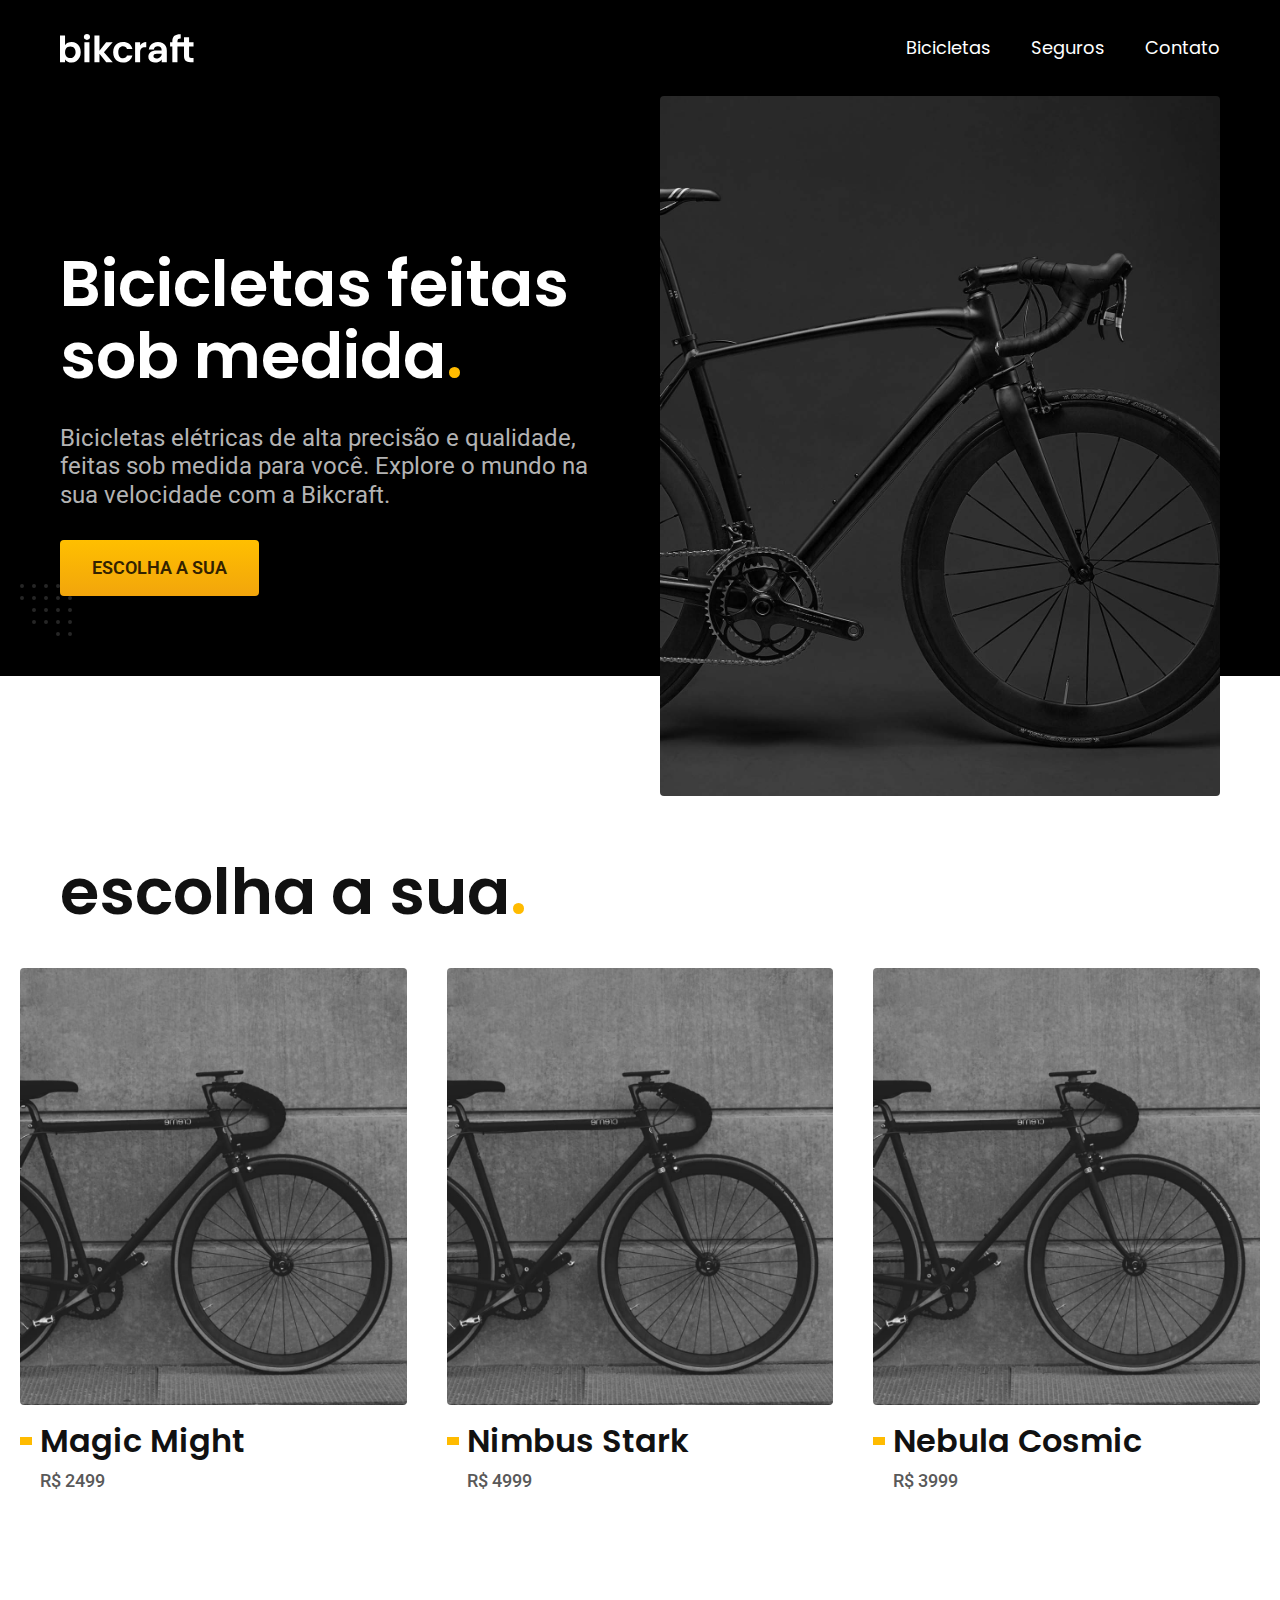
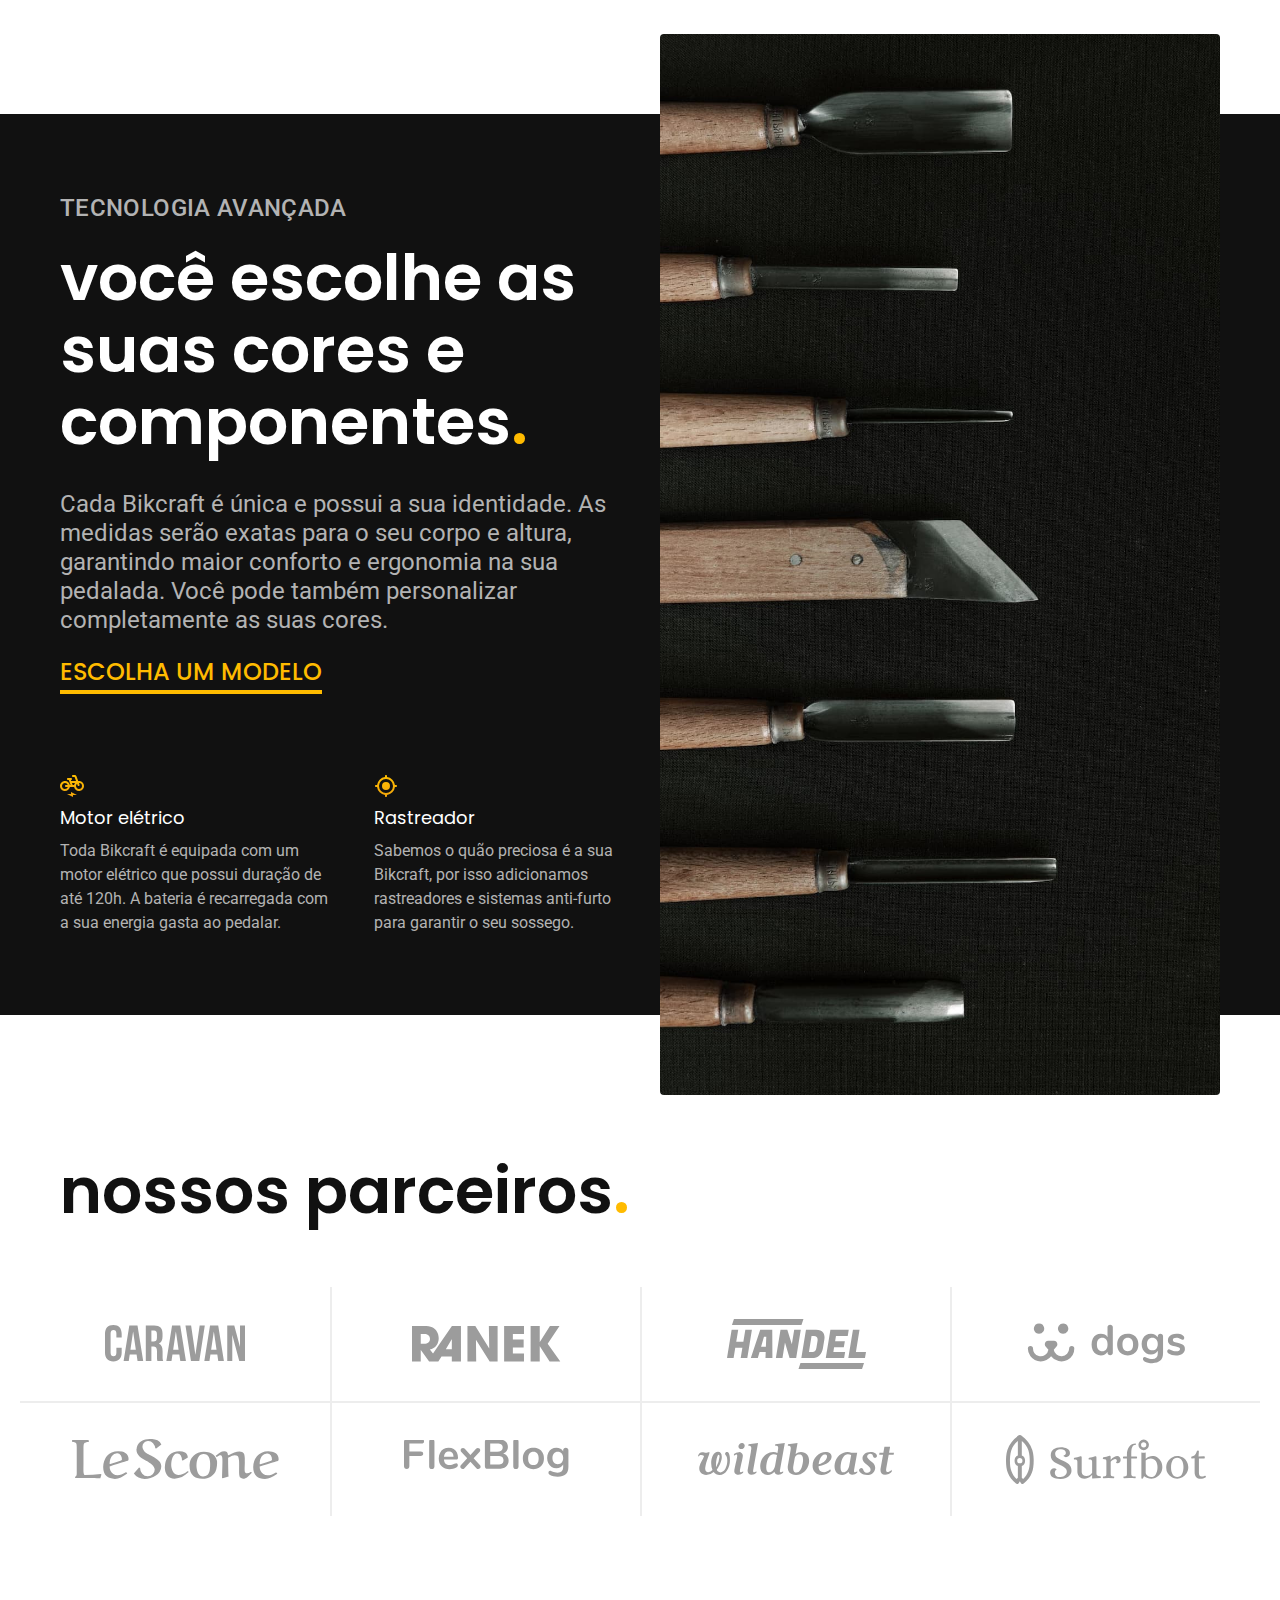
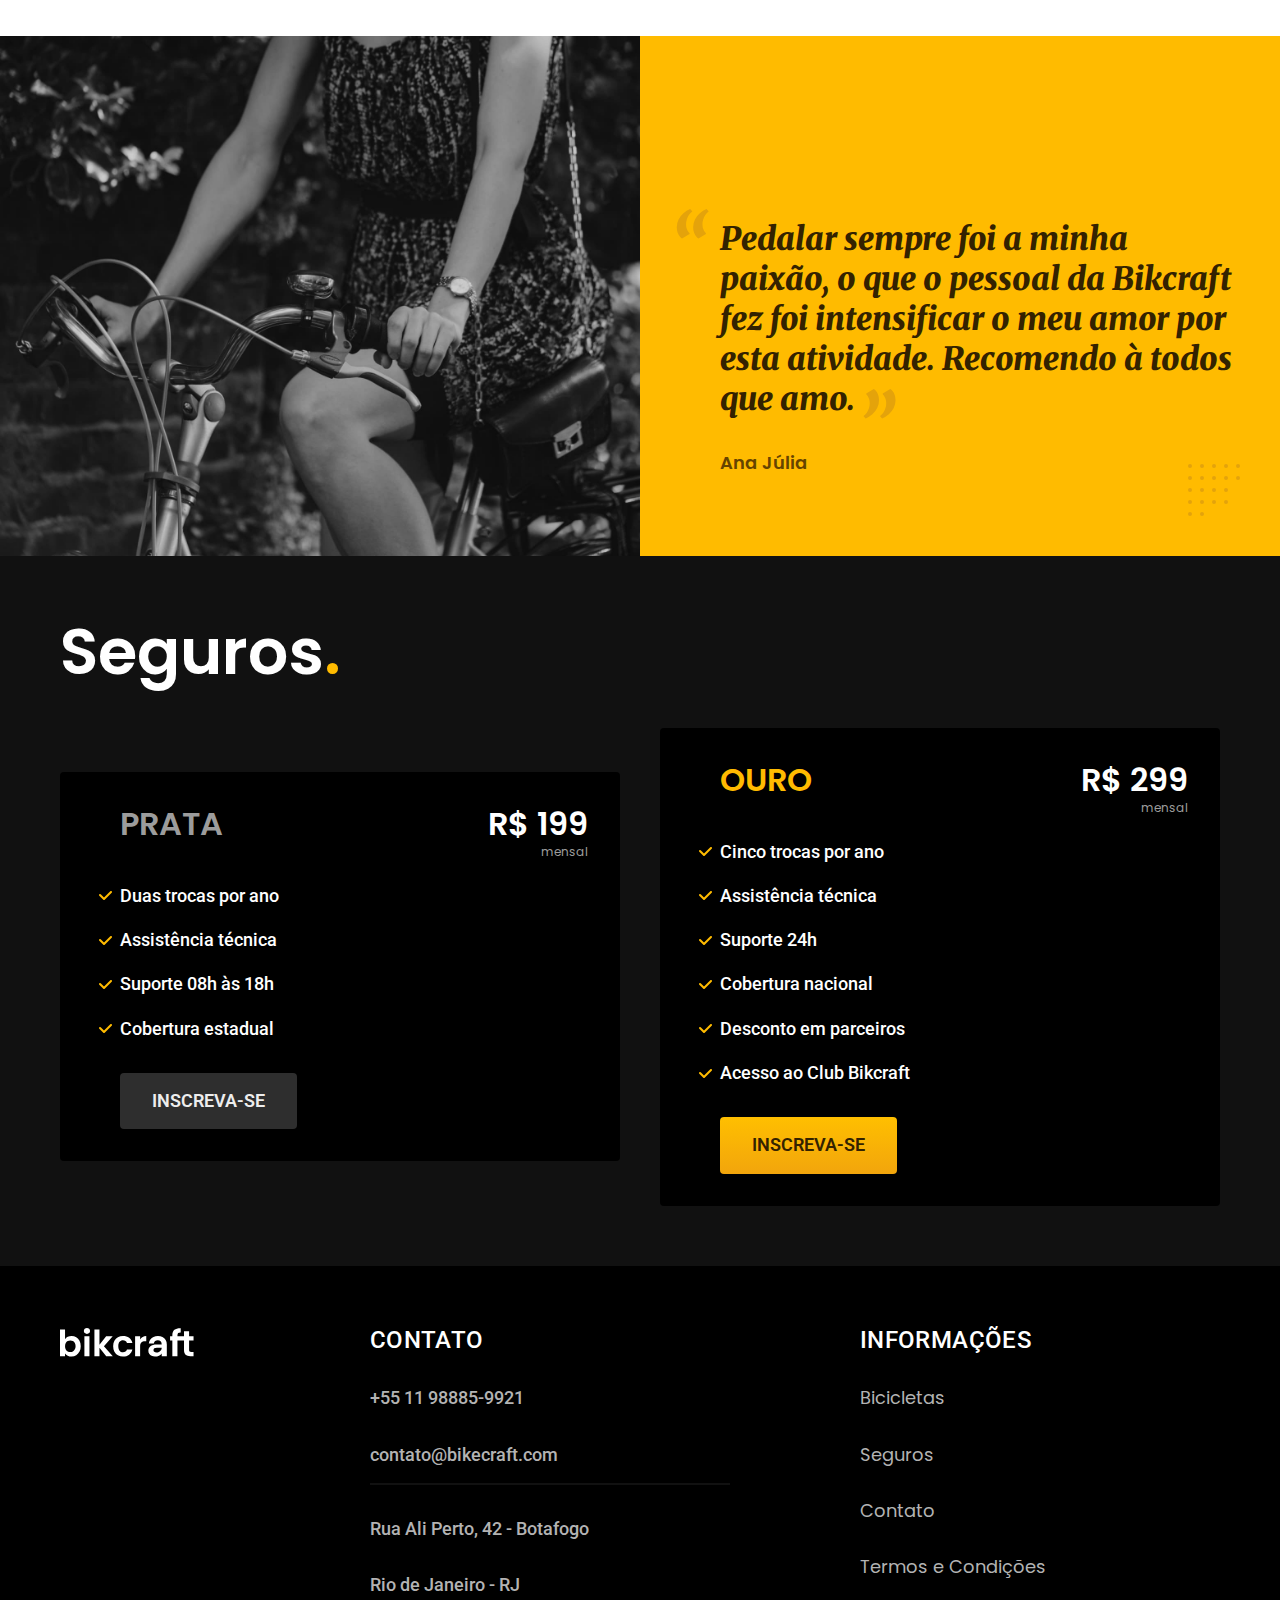
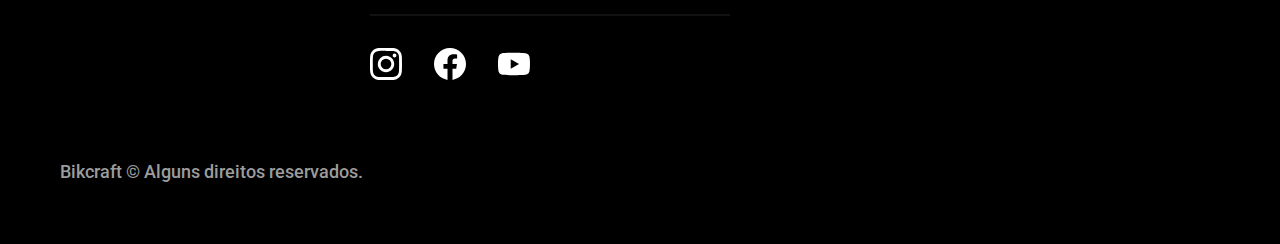
<file: index.html>
<!DOCTYPE html>
<html lang="pt-br">
<head>
    <meta charset="UTF-8">
    <meta name="viewport" content="width=device-width, initial-scale=1.0">
    <title>Bikcraft - Bicicletas elétricas</title>
    <meta name="description" content="Bicicletas elétricas de alta precisão e qualidade, feitas sob medida para você. Explore o mundo na sua velocidade com a Bikcraft.">
    
    <link rel="icon" href="./img/favicon.svg" type="image/svg+xml">
    <link rel="preload" href="./css/style.min.css" as="style">
    <link rel="stylesheet" href="./css/style.min.css">

<link rel="preconnect" href="https://fonts.googleapis.com">
<link rel="preconnect" href="https://fonts.gstatic.com" crossorigin>
<link href="https://fonts.googleapis.com/css2?family=Fira+Sans:wght@400;700&family=Merriweather:ital,wght@1,900&family=Poppins:wght@400;600&family=Roboto:wght@400;500&display=swap" rel="stylesheet">
<script>document.documentElement.classList.add('js')</script>
</head>

<body>
    <header class="header-bg">
    <div class="header container">
        <a href=""><img src="./img/bikcraft.svg" width="136" height="32" alt="Bikcraft"></a>
    <nav aria-label="primaria">
        <ul class="header-menu font-1-m cor-0">
            <li><a href="./bicicletas.html">Bicicletas</a></li>
            <li><a href="./seguros.html">Seguros</a></li>
            <li><a href="./contato.html">Contato</a></li>
        </ul>
    </nav>
    </div>
    </header>

    <main class="introducao-bg">
    <div class="introducao container">
        <div class="introducao-conteudo">
        <h1 class="font-1-xxl cor-0 fadeInDown" data-anime="200">Bicicletas feitas sob medida<span class="cor-p1">.</span></h1>
        <p class="font-2-l cor-5 fadeInDown" data-anime="400">Bicicletas elétricas de alta precisão e qualidade, feitas sob medida para você. Explore o mundo na sua velocidade com a Bikcraft.</p>
        <a class="botao fadeInDown" data-anime="600" href="./bicicletas.html">Escolha a sua</a>
    </div>
    <picture data-anime="800" class="fadeInDown">
        <source media="(max-width: 800px)" srcset="./img/bicicletas/nimbus.jpg">
        <img src="./img/fotos/introducao.jpg" width="1280" height="1600" alt="Bicicleta elétrica preta.">
    </picture>
    </div>
    </main>

    <article class="bicicletas-lista">
    <h2 class="container font-1-xxl">escolha a sua<span class="cor-p1">.</span></h2>

    <ul>
        <li>
            <a href="./bicicletas/magic.html">
            <img src="/img/bicicletas/magic-home.jpg" width="920" height="1040" alt="Bicicleta preta">
            <h3 class="font-1-xl">Magic Might</h3>
            <span class="font-2-m cor-8">R$ 2499</span>
        </a>
        </li>

        <li>
            <a href="./bicicletas/nimbus.html">
            <img src="/img/bicicletas/magic-home.jpg" width="920" height="1040"  alt="Bicicleta preta">
            <h3 class="font-1-xl">Nimbus Stark</h3>
            <span class="font-2-m cor-8">R$ 4999</span>
        </a>
        </li>

        <li>
            <a href="./bicicletas/nebula.html">
            <img src="/img/bicicletas/magic-home.jpg" width="920" height="1040" alt="Bicicleta preta">
            <h3 class="font-1-xl">Nebula Cosmic</h3>
            <span class="font-2-m cor-8">R$ 3999</span>
        </a>
        </li>
    </ul>
    </article>

    <article class="tecnologia-bg">
        <div class="tecnologia container">
            <div class="tecnologia-conteudo">
                <span class="font-2-l-b cor-5">Tecnologia Avançada</span>
                <h2 class="font-1-xxl cor-0">você escolhe as suas cores e componentes<span class="cor-p1">.</span></h2>
                <p class="font-2-l cor-5">Cada Bikcraft é única e possui a sua identidade. As medidas serão exatas para o seu corpo e altura, garantindo maior conforto e ergonomia na sua pedalada. Você pode também personalizar completamente as suas cores.</p>
                <a class="link" href="./bicicletas.html">Escolha um modelo</a>
                <div class="tecnologia-vantagens">
                <div>
                    <img src="./img/icones/eletrica.svg" width="24" height="24" alt="">
                    <h3 class="font-1-m cor-0">Motor elétrico</h3>
                    <p class="font-2-s cor-5">Toda Bikcraft é equipada com um motor elétrico que possui duração de até 120h. A bateria é recarregada com a sua energia gasta ao pedalar.</p>
                </div>

                <div>
                    <img src="./img/icones/rastreador.svg" width="24" height="24" alt="">
                    <h3 class="font-1-m cor-0">Rastreador</h3>
                    <p class="font-2-s cor-5">Sabemos o quão preciosa é a sua Bikcraft, por isso adicionamos rastreadores e sistemas anti-furto para garantir o seu sossego.</p>
                </div>
            </div>
            </div>
            <div class="tecnologia-imagem">
                <img src="./img/fotos/tecnologia.jpg" width="1200" height="1920" alt="">
            </div>
        </div>
    </article>

    <section class="parceiros" aria-label="Nossos Parceiros">
        <h2 class="container font-1-xxl">nossos parceiros<span class="cor-p1">.</span></h2>

        <ul>
            <li><img src="./img/parceiros/caravan.svg" width="140" height="38" alt="caravan"></li>
            <li><img src="./img/parceiros/ranek.svg" width="149" height="36" alt="ranek"></li>
            <li><img src="./img/parceiros/handel.svg" width="139" height="50" alt="handel"></li>
            <li><img src="./img/parceiros/dogs.svg" width="159" height="39" alt="dogs"></li>
            <li><img src="./img/parceiros/lescone.svg" width="208" height="41" alt="lescone"></li>
            <li><img src="./img/parceiros/flexblog.svg" width="165" height="38" alt="flexblog"></li>
            <li><img src="./img/parceiros/wildbeast.svg" width="196" height="34" alt="wildbeast"></li>
            <li><img src="./img/parceiros/surfbot.svg" width="200" height="49" alt="surfbot"></li>
        </ul>
    </section>

    <section class="depoimento" aria-label="depoimento">
        <div>
            <img src="./img/fotos/depoimento.jpg" width="1560" height="1360" alt="Pessoa pedalando uma bicicleta Bikcraft">
        </div>
        <div class="depoimento-conteudo">
            <blockquote class="font-1-xl cor-p5">
                <p>Pedalar sempre foi a minha paixão, o que o pessoal da Bikcraft fez foi intensificar o meu amor por esta atividade. Recomendo à todos que amo.</p>
            </blockquote>
            <span class="font-1-m-b cor-p4">Ana Júlia</span>
        </div>
    </section>

    <article class="seguros-bg">
        <div class="seguros container">
            <h2 class="font-1-xxl cor-0">Seguros<span class="cor-p1">.</span></h2>
            <div class="seguros-item">
                <h3 class="font-1-xl cor-6">PRATA</h3>
                <span class="font-1-xl cor-0">R$ 199 <span class="font-1-xs cor-6">mensal</span></span>
                <ul class="font-2-m cor-0">
                    <li>Duas trocas por ano </li>
                    <li>Assistência técnica </li>
                    <li>Suporte 08h às 18h </li>
                    <li>Cobertura estadual </li>
                </ul>

                <a class="botao secundario" href="./orçamento.html?=tipo=seguro&produto=prata">Inscreva-se</a>
            </div>

            <div class="seguros-item">
                <h3 class="font-1-xl cor-p1">OURO</h3>
                <span class="font-1-xl cor-0">R$ 299 <span class="font-1-xs cor-6">mensal</span></span>
                <ul class="font-2-m cor-0">
                    <li>Cinco trocas por ano </li>
                    <li>Assistência técnica </li>
                    <li>Suporte 24h </li>
                    <li>Cobertura nacional </li>
                    <li>Desconto em parceiros</li>
                    <li>Acesso ao Club Bikcraft</li>
                </ul>

                <a class="botao" href="./orçamento.html?=tipo=seguro&produto=ouro">Inscreva-se</a>
            </div>
        </div>
    </article>

    <footer class="footer-bg">
        <div class="footer container">
            <img src="./img/bikcraft.svg" width="136" height="32" alt="Bikcraft">
            <div class="footer-contato">
                <h3 class="font-2-l-b cor-0">Contato</h3>
                <ul class="font-2-m cor-5">
                    <li><a href="tel:+5511988859921">+55 11 98885-9921</a></li>
                    <li><a href="mailto:contato@bicraft.com">contato@bikecraft.com</a></li>
                    <li>Rua Ali Perto, 42 - Botafogo</li>
                    <li>Rio de Janeiro - RJ</li>
                </ul>
                <div class="footer-redes">
                    <a href="./">
                        <img src="./img/redes/instagram.svg" width="32" height="32" alt="instagram">
                    </a>

                    <a href="./">
                        <img src="./img/redes/facebook.svg" width="32" height="32" alt="Facebook">
                    </a>

                    <a href="./">
                        <img src="./img/redes/youtube.svg" width="32" height="32" alt="Youtube">
                    </a>
                </div>
            </div>
            <div class="footer-informacoes">
                <h3 class="font-2-l-b cor-0">Informações</h3>
                <nav>
                    <ul class="font-1-m cor-5">
                        <li><a href="./bicicletas.html">Bicicletas</a></li>
                        <li><a href="./seguros.html">Seguros</a></li>
                        <li><a href="./contato.html">Contato</a></li>
                        <li><a href="./termos.html">Termos e Condições</a></li>
                    </ul>
                </nav>
            </div>
            <p class="footer-copy font-2-m cor-6">Bikcraft © Alguns direitos reservados.</p>
        </div>
    </footer>

    <script src="./js/Plugins/simple-anime.js"></script>
    <script src="./js/script.js"></script>
</body>
</html>
</file>
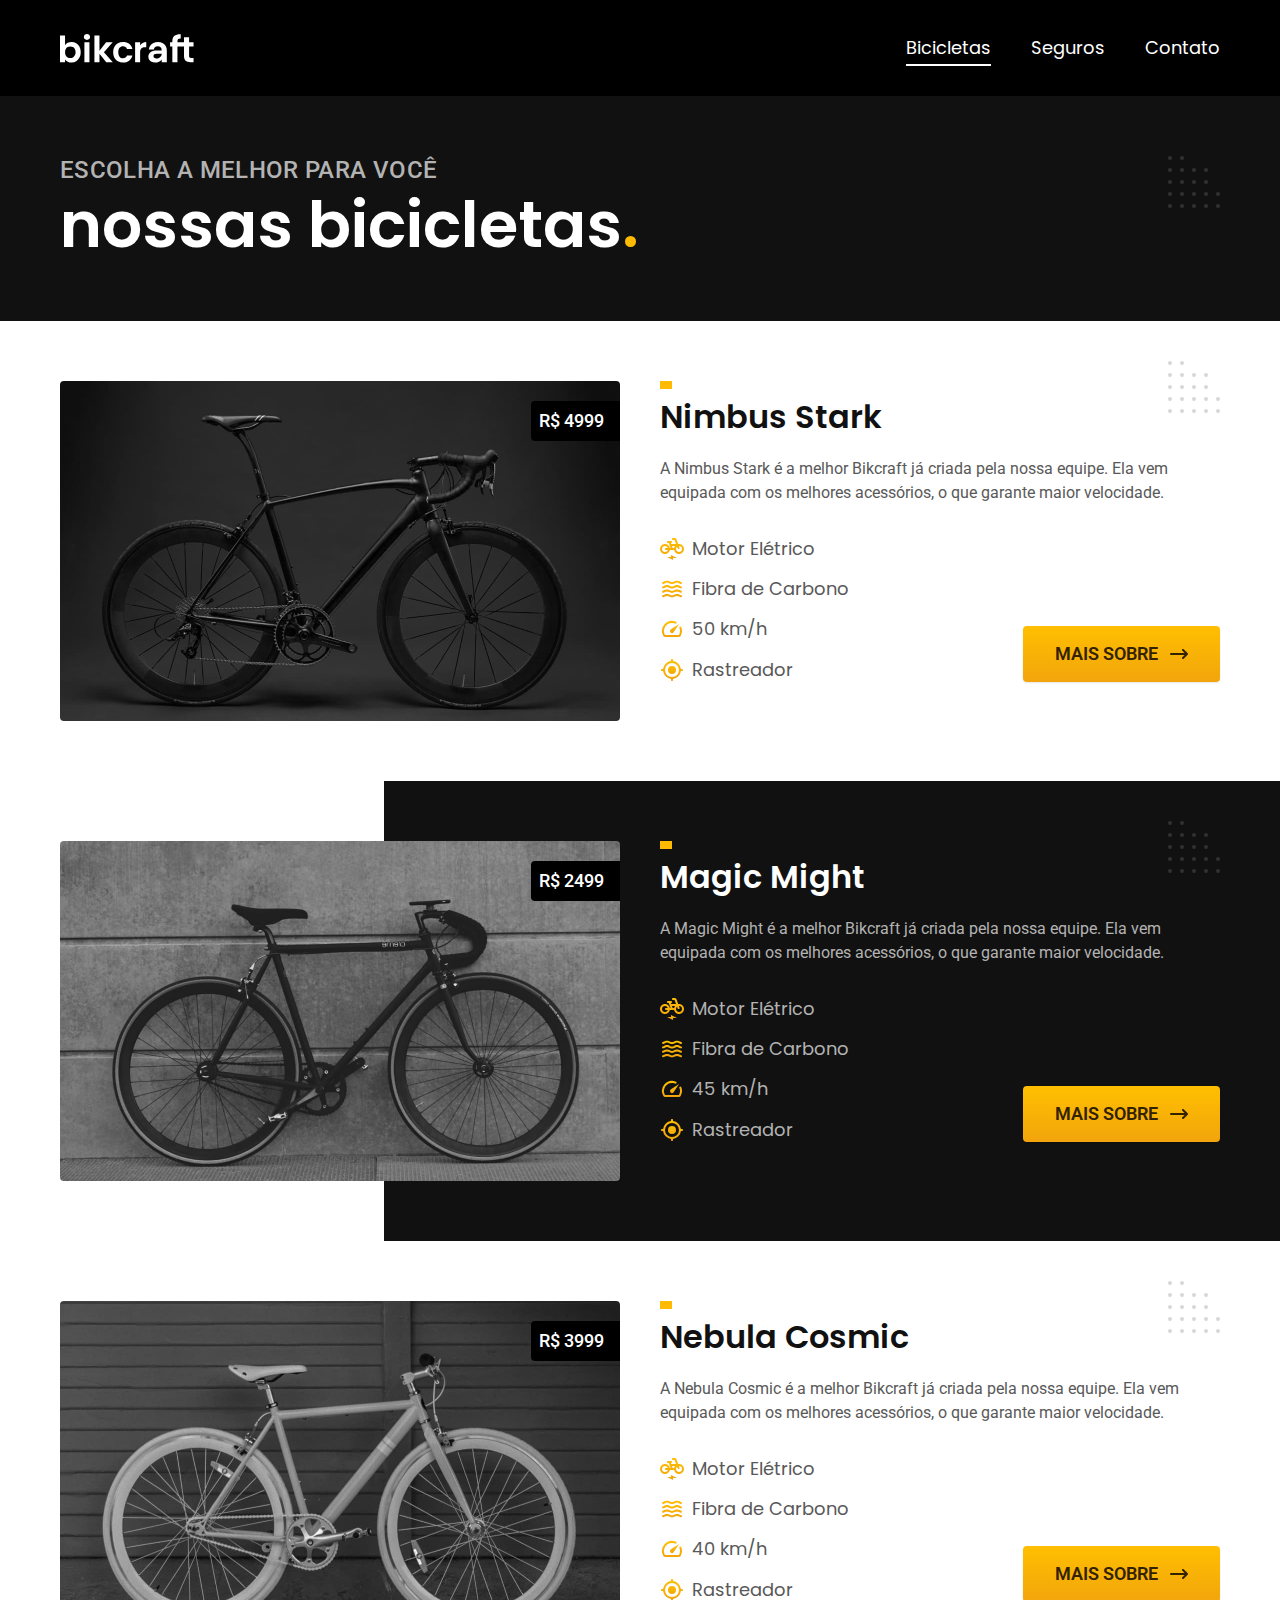
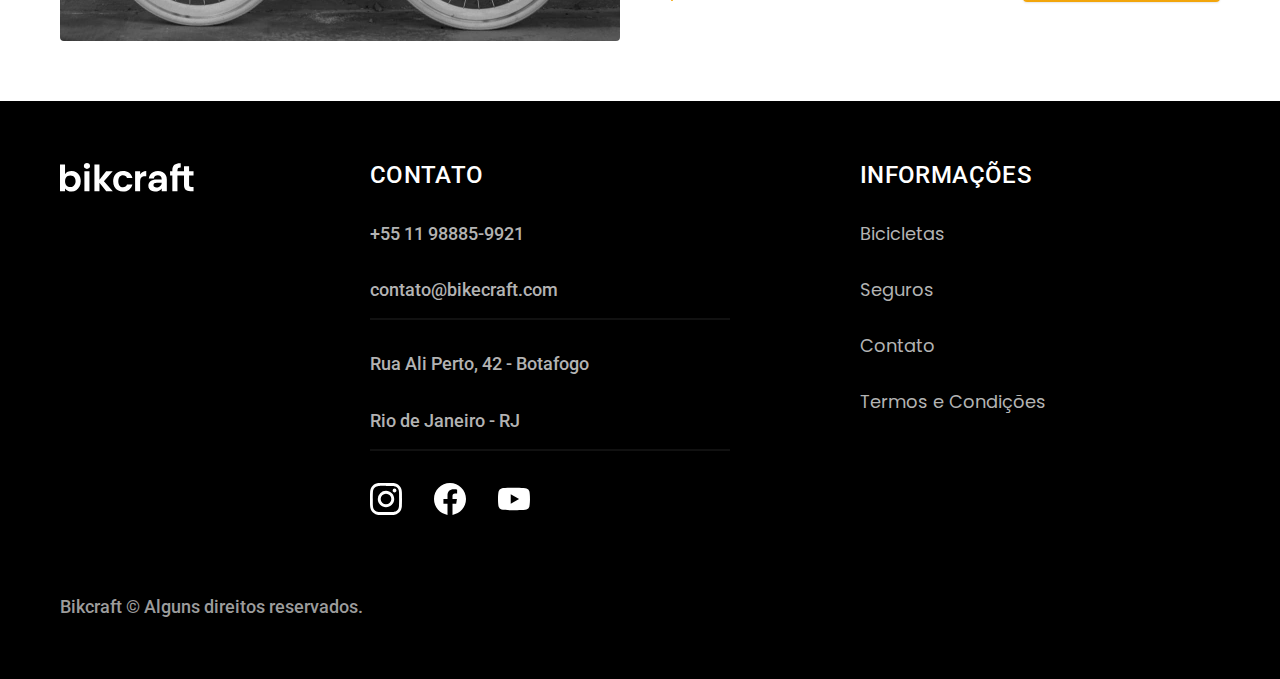
<file: bicicletas.html>
<!DOCTYPE html>
<html lang="pt-br">
<head>
    <meta charset="UTF-8">
    <meta name="viewport" content="width=device-width, initial-scale=1.0">
    <title>Bicicletas </title>
    <meta name="description" content="Termos e condições.">
       <link rel="icon" href="./img/favicon.svg" type="image/svg+xml">
    <link rel="preload" href="./css/style.min.css" as="style">
    <link rel="stylesheet" href="./css/style.min.css">

<link rel="preconnect" href="https://fonts.googleapis.com">
<link rel="preconnect" href="https://fonts.gstatic.com" crossorigin>
<link href="https://fonts.googleapis.com/css2?family=Fira+Sans:wght@400;700&family=Merriweather:ital,wght@1,900&family=Poppins:wght@400;600&family=Roboto:wght@400;500&display=swap" rel="stylesheet">
<script>document.documentElement.classList.add('js')</script>
</head>

<body id="bicicletas">
    <header class="header-bg">
    <div class="header container">
        <a href="../"><img src="./img/bikcraft.svg" alt="Bikcraft"></a>
    <nav aria-label="primaria">
        <ul class="header-menu font-1-m cor-0">
            <li><a href="./bicicletas.html">Bicicletas</a></li>
            <li><a href="./seguros.html">Seguros</a></li>
            <li><a href="./contato.html">Contato</a></li>
        </ul>
    </nav>
    </div>
    </header>
        <main>
            <div class="titulo-bg">
                <div class="titulo container">
                    <p class="font-2-l-b cor-5">Escolha a melhor para você</p>
                    <h1 class="font-1-xxl cor-0">nossas bicicletas<span class="cor-p1">.</span></h1>
                </div>
            </div>


                <div class="bicicletas container">
                    <div class="bicicletas-imagem">
                        <img src="./img/bicicletas/nimbus.jpg" alt="Bicicleta preta">   
                        <span class="font-2-m cor-0">R$ 4999</span> 
                    </div>
                    <div class="bicicletas-conteudo">
                        <h2 class="font-1-xl">Nimbus Stark</h2>
                        <p class="font-2-s cor-8">A Nimbus Stark é a melhor Bikcraft já criada pela nossa equipe. Ela vem equipada com os melhores acessórios, o que garante maior velocidade.</p>
                        <ul class="font-1-m cor-8">
                            <li><img src="./img/icones/eletrica.svg" alt="">
                                Motor Elétrico
                             </li>

                            <li><img src="./img/icones/carbono.svg" alt="">
                                Fibra de Carbono
                             </li>

                            <li><img src="./img/icones/velocidade.svg" alt="">
                                50 km/h
                             </li>

                            <li><img src="./img/icones/rastreador.svg" alt="">
                               Rastreador   
                             </li>
                        </ul>
                        <a class="botao seta" href="./bicicletas/nimbus.html">Mais Sobre</a>
                    </div>
                </div>

            <div class="bicicletas-bg">
                <div class="bicicletas container">
                    <div class="bicicletas-imagem">
                        <img src="./img/bicicletas/magic.jpg" alt="Bicicleta preta">   
                        <span class="font-2-m cor-0">R$ 2499</span> 
                    </div>
                    <div class="bicicletas-conteudo">
                        <h2 class="font-1-xl cor-0">Magic Might</h2>
                        <p class="font-2-s cor-5">A Magic Might é a melhor Bikcraft já criada pela nossa equipe. Ela vem equipada com os melhores acessórios, o que garante maior velocidade.</p>
                        <ul class="font-1-m cor-5">
                            <li><img src="./img/icones/eletrica.svg" alt="">
                                Motor Elétrico
                             </li>

                            <li><img src="./img/icones/carbono.svg" alt="">
                                Fibra de Carbono
                             </li>

                            <li><img src="./img/icones/velocidade.svg" alt="">
                                45 km/h
                             </li>

                            <li><img src="./img/icones/rastreador.svg" alt="">
                               Rastreador   
                             </li>
                        </ul>
                        <a class="botao seta" href="./bicicletas/magic.html">Mais Sobre</a>
                    </div>
                </div>
            </div>
 

                <div class="bicicletas container">
                    <div class="bicicletas-imagem">
                        <img src="./img/bicicletas/nebula.jpg" alt="Bicicleta preta">   
                        <span class="font-2-m cor-0">R$ 3999</span> 
                    </div>
                    <div class="bicicletas-conteudo">
                        <h2 class="font-1-xl">Nebula Cosmic</h2>
                        <p class="font-2-s cor-8">A Nebula Cosmic é a melhor Bikcraft já criada pela nossa equipe. Ela vem equipada com os melhores acessórios, o que garante maior velocidade.</p>
                        <ul class="font-1-m cor-8">
                            <li><img src="./img/icones/eletrica.svg" alt="">
                                Motor Elétrico
                             </li>

                            <li><img src="./img/icones/carbono.svg" alt="">
                                Fibra de Carbono
                             </li>

                            <li><img src="./img/icones/velocidade.svg" alt="">
                                40 km/h
                             </li>

                            <li><img src="./img/icones/rastreador.svg" alt="">
                               Rastreador   
                             </li>
                        </ul>
                        <a class="botao seta" href="./bicicletas/nebula.html">Mais Sobre</a>
                    </div>
                </div>
 
        </main>

    <footer class="footer-bg">
        <div class="footer container">
            <img src="./img/bikcraft.svg" alt="Bikcraft">
            <div class="footer-contato">
                <h3 class="font-2-l-b cor-0">Contato</h3>
                <ul class="font-2-m cor-5">
                    <li><a href="tel:+5511988859921">+55 11 98885-9921</a></li>
                    <li><a href="mailto:contato@bicraft.com">contato@bikecraft.com</a></li>
                    <li>Rua Ali Perto, 42 - Botafogo</li>
                    <li>Rio de Janeiro - RJ</li>
                </ul>
                <div class="footer-redes">
                    <a href="./">
                        <img src="./img/redes/instagram.svg" alt="instagram">
                    </a>

                    <a href="./">
                        <img src="./img/redes/facebook.svg" alt="Facebook">
                    </a>

                    <a href="./">
                        <img src="./img/redes/youtube.svg" alt="Youtube">
                    </a>
                </div>
            </div>
            <div class="footer-informacoes">
                <h3 class="font-2-l-b cor-0">Informações</h3>
                <nav>
                    <ul class="font-1-m cor-5">
                        <li><a href="./bicicletas.html">Bicicletas</a></li>
                        <li><a href="./seguros.html">Seguros</a></li>
                        <li><a href="./contato.html">Contato</a></li>
                        <li><a href="./termos.html">Termos e Condições</a></li>
                    </ul>
                </nav>
            </div>
            <p class="footer-copy font-2-m cor-6">Bikcraft © Alguns direitos reservados.</p>
        </div>
    </footer>
    <script src="./js/script.js"></script>
</body>
</html>
</file>
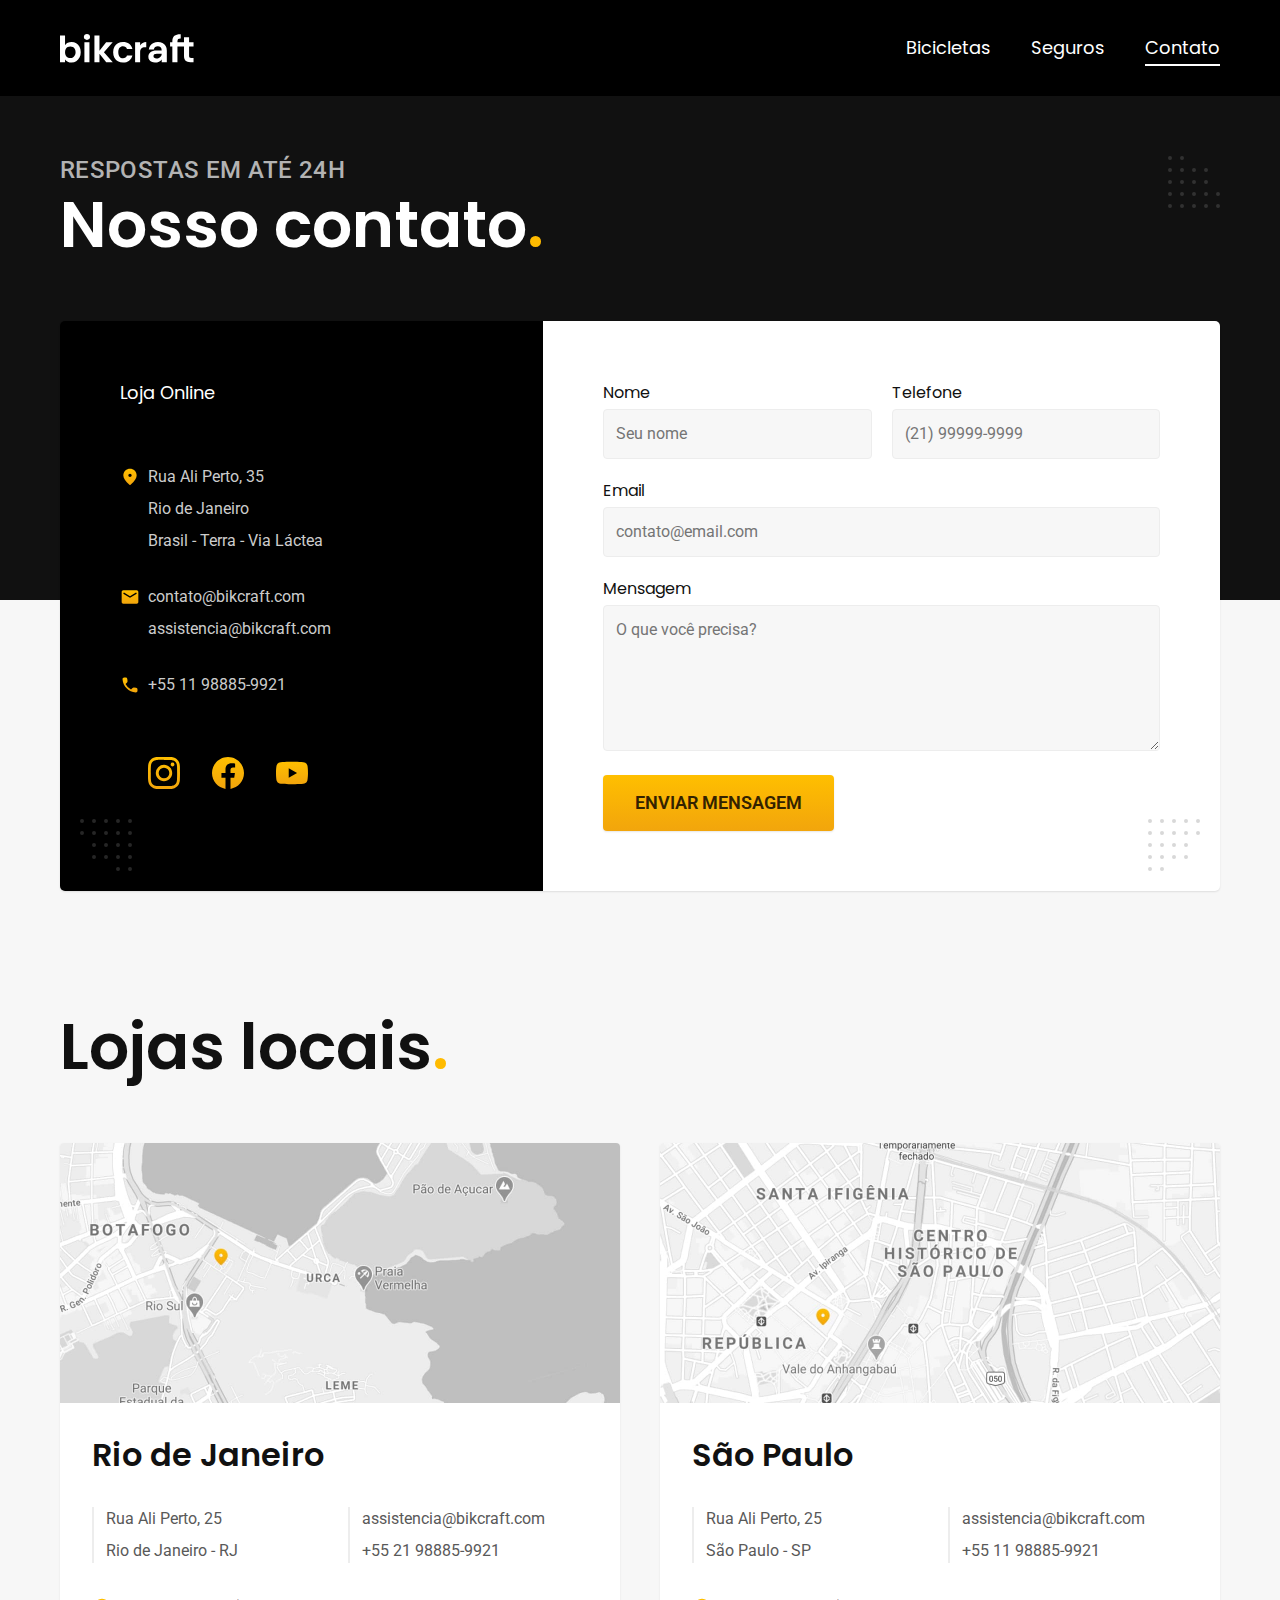
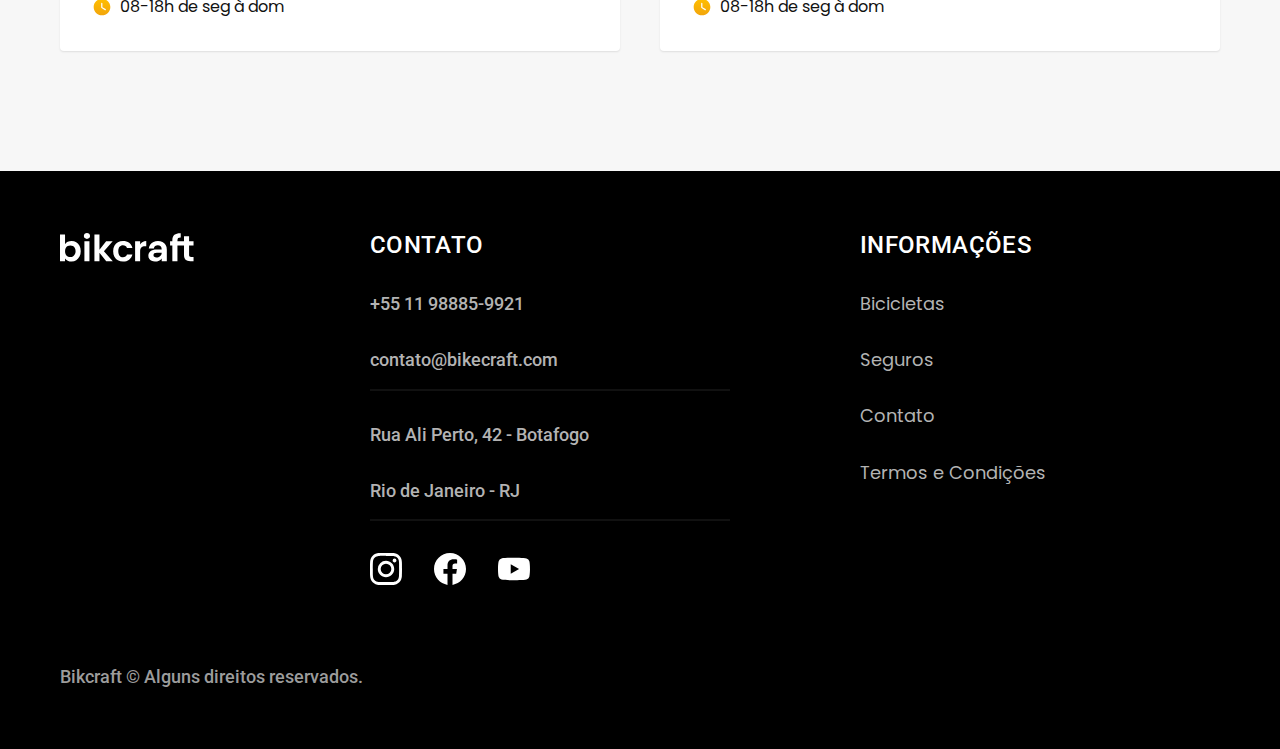
<file: contato.html>
<!DOCTYPE html>
<html lang="pt-br">
<head>
    <meta charset="UTF-8">
    <meta name="viewport" content="width=device-width, initial-scale=1.0">
    <title>Contato | Bikcraft </title>
    <meta name="description" content="Termos e condições.">
       <link rel="icon" href="./img/favicon.svg" type="image/svg+xml">
    <link rel="preload" href="./css/style.min.css" as="style">
    <link rel="stylesheet" href="./css/style.min.css">


<link rel="preconnect" href="https://fonts.googleapis.com">
<link rel="preconnect" href="https://fonts.gstatic.com" crossorigin>
<link href="https://fonts.googleapis.com/css2?family=Fira+Sans:wght@400;700&family=Merriweather:ital,wght@1,900&family=Poppins:wght@400;600&family=Roboto:wght@400;500&display=swap" rel="stylesheet">
<script>document.documentElement.classList.add('js')</script>
</head>

<body id="contato">
    <header class="header-bg">
    <div class="header container">
        <a href="../"><img src="./img/bikcraft.svg" alt="Bikcraft"></a>
    <nav aria-label="primaria">
        <ul class="header-menu font-1-m cor-0">
            <li><a href="./bicicletas.html">Bicicletas</a></li>
            <li><a href="./seguros.html">Seguros</a></li>
            <li><a href="./contato.html">Contato</a></li>
        </ul>
    </nav>  
    </div>
    </header>
        <main>
            <div class="titulo-bg">
                <div class="titulo container">
                    <p class="font-2-l-b cor-5">Respostas em até 24h</p>
                    <h1 class="font-1-xxl cor-0">Nosso contato<span class="cor-p1">.</span></h1>
                </div>
            </div>

            <div class="contato container">
                <section class="contato-dados" aria-label="Endereço">
                    <h2 class="font-1-m cor-0">Loja Online</h2>
                    <div class="contato-endereco font-2-s cor-4">
                    <p>Rua Ali Perto, 35</p>
                    <p>Rio de Janeiro</p>
                    <p>Brasil - Terra - Via Láctea</p>
                </div>
                <address class="contato-meios font-2-s cor-4">
                    <a href="mailto:contato@bikcraft.com">contato@bikcraft.com</a>
                    <a href="mailto:assistencia@bikcraft.com">assistencia@bikcraft.com</a>
                    <a href="tel:+5511988859921">+55 11 98885-9921</a>
                </address>
                <div class="contato-redes">
                    <a href="./">
                        <img src="./img/redes/instagram-p.svg" alt="instagram">
                    </a>

                    <a href="./">
                        <img src="./img/redes/facebook-p.svg" alt="Facebook">
                    </a>

                    <a href="./">
                        <img src="./img/redes/youtube-p.svg" alt="Youtube">
                    </a>
                </div>
                </section>
                <section class="contato-formulario" aria-label="Formulário">
                    <form class="form" action="./contato.html">
                        <div>
                         <label for="nome">Nome</label>
                         <input type="text" id="nome" name="nome" placeholder="Seu nome"> 
                        </div>

                        <div>
                         <label for="telefone">Telefone</label>
                         <input type="text" id="telefone" name="telefone" placeholder="(21) 99999-9999"> 
                        </div>

                        <div class="col-2">
                          <label for="email">Email</label>
                          <input type="email" id="email" name="email" placeholder="contato@email.com"> 
                        </div>

                        <div class="col-2">
                            <label for="mensagem">Mensagem</label>
                            <textarea rows="5" id="mensagem" name="mensagem" placeholder="O que você precisa?"></textarea>
                          </div>
                          <button class="botao col-2">Enviar Mensagem</button>
                    </form>
                </section>
            </div>
        </main>

        <article class="lojas container">
             <h2 class="font-1-xxl">Lojas locais<span class="cor-p1">.</span></h2>
             <div class="lojas-item">
                <img src="./img/lojas/rj.jpg" alt="mapa marcando o endereço em Rua Ali perto, 25 - Rio de Janeiro - RJ">
                <div class="lojas-conteudo">
                    <h3 class="font-1-xl">Rio de Janeiro</h3>
                 <div class="lojas-dados font-2-s cor-8">
                 <p>Rua Ali Perto, 25</p>
                  <p>Rio de Janeiro - RJ</p>
                 </div>
                 <div class="lojas-dados font-2-s cor-8">
                <a href="mailto:rj@bikcraft.com">assistencia@bikcraft.com</a>
                <a href="tel:+5521988859921">+55 21 98885-9921</a>
                </div>
               <p class="lojas-tempo font-1-s"><img src="./img/icones/horario.svg" alt="">08-18h de seg à dom</p>
               </div>
            </div>

            <div class="lojas-item">
                <img src="./img/lojas/sp.jpg" alt="mapa marcando o endereço em Rua Ali perto, 25 - São Paulo - SP">
                <div class="lojas-conteudo">
                    <h3 class="font-1-xl">São Paulo</h3>
                 <div class="lojas-dados font-2-s cor-8">
                 <p>Rua Ali Perto, 25</p>
                  <p>São Paulo - SP</p>
                 </div>
                 <div class="lojas-dados font-2-s cor-8">
                <a href="mailto:sp@bikcraft.com">assistencia@bikcraft.com</a>
                <a href="tel:+5511988859921">+55 11 98885-9921</a>
                </div>
               <p class="lojas-tempo font-1-s"><img src="./img/icones/horario.svg" alt="">08-18h de seg à dom</p>
            </div>
            </div>

        </article>

    <footer class="footer-bg">
        <div class="footer container">
            <img src="./img/bikcraft.svg" alt="Bikcraft">
            <div class="footer-contato">
                <h3 class="font-2-l-b cor-0">Contato</h3>
                <ul class="font-2-m cor-5">
                    <li><a href="tel:+5511988859921">+55 11 98885-9921</a></li>
                    <li><a href="mailto:contato@bicraft.com">contato@bikecraft.com</a></li>
                    <li>Rua Ali Perto, 42 - Botafogo</li>
                    <li>Rio de Janeiro - RJ</li>
                </ul>
                <div class="footer-redes">
                    <a href="./">
                        <img src="./img/redes/instagram.svg" alt="instagram">
                    </a>

                    <a href="./">
                        <img src="./img/redes/facebook.svg" alt="Facebook">
                    </a>

                    <a href="./">
                        <img src="./img/redes/youtube.svg" alt="Youtube">
                    </a>
                </div>
            </div>
            <div class="footer-informacoes">
                <h3 class="font-2-l-b cor-0">Informações</h3>
                <nav>
                    <ul class="font-1-m cor-5">
                        <li><a href="./bicicletas.html">Bicicletas</a></li>
                        <li><a href="./seguros.html">Seguros</a></li>
                        <li><a href="./contato.html">Contato</a></li>
                        <li><a href="./termos.html">Termos e Condições</a></li>
                    </ul>
                </nav>
            </div>
            <p class="footer-copy font-2-m cor-6">Bikcraft © Alguns direitos reservados.</p>
        </div>
    </footer>
    <script src="./js/script.js"></script>
</body>
</html>
</file>
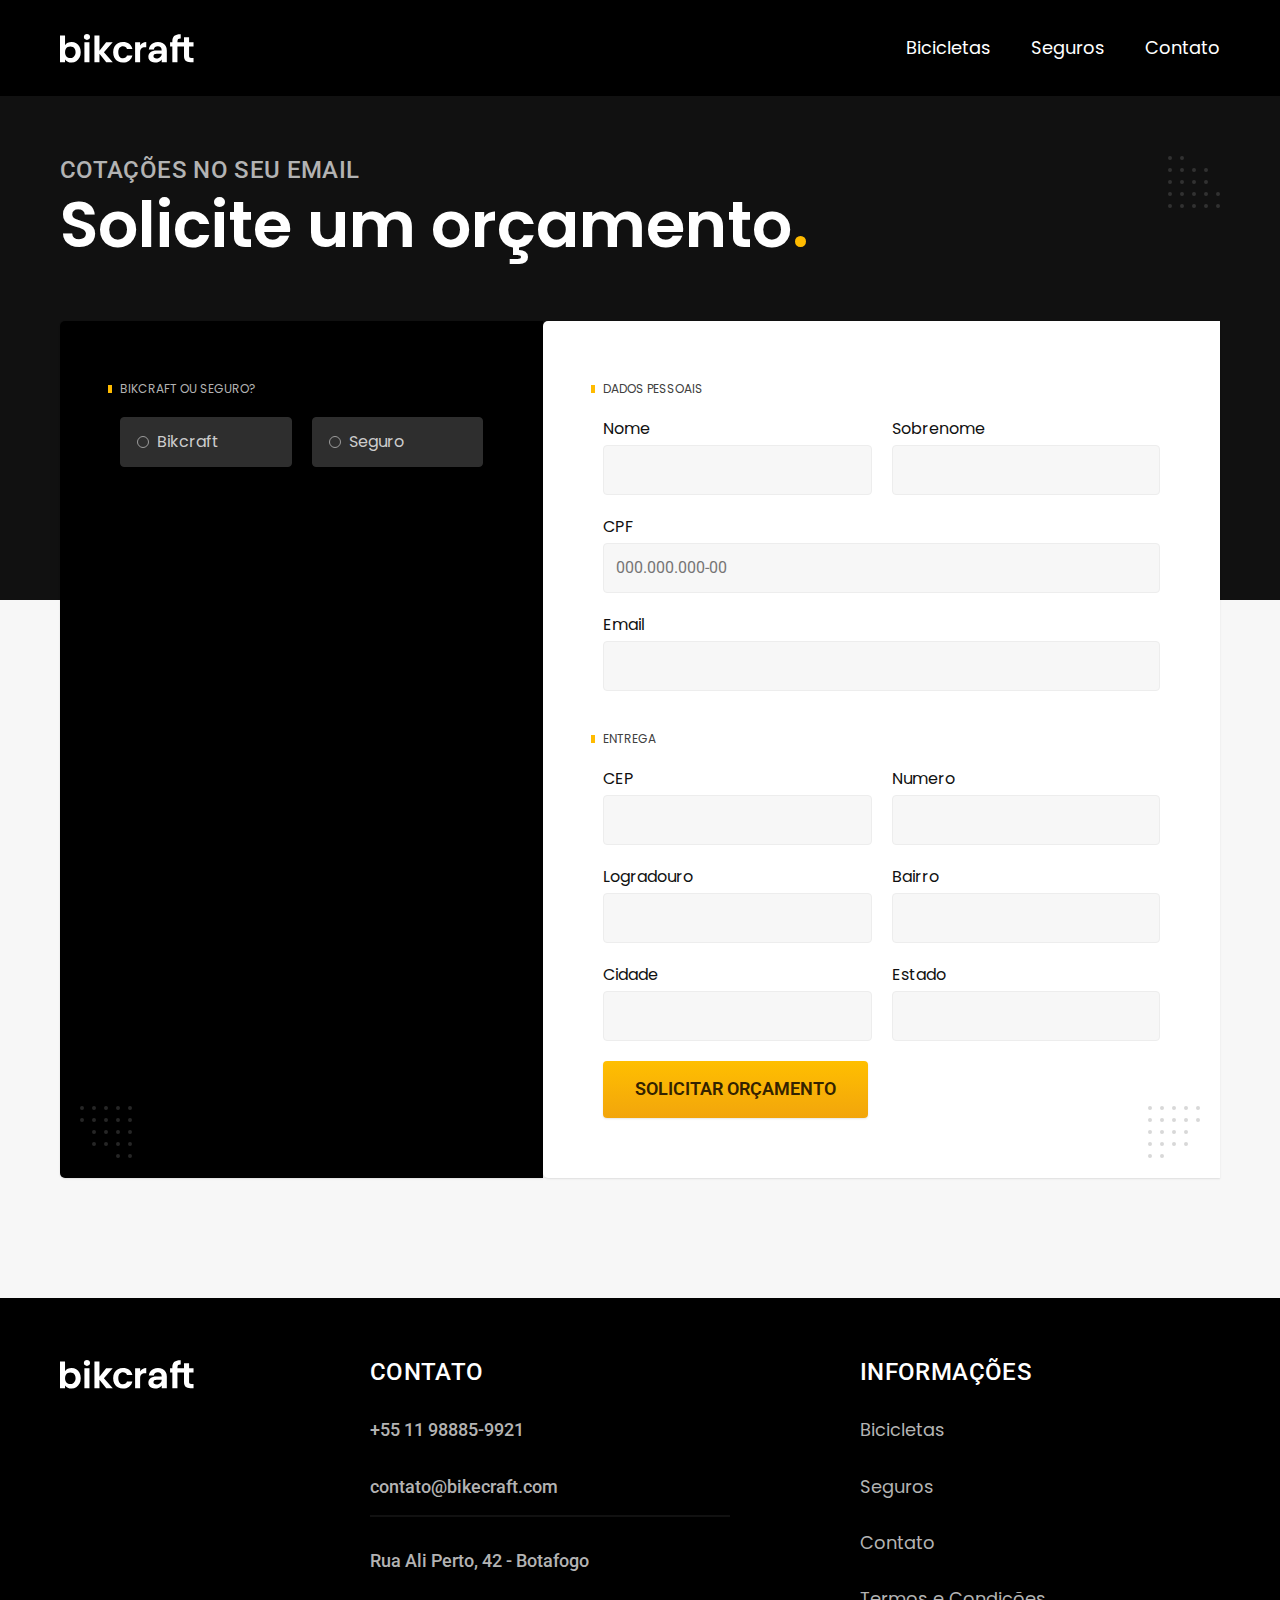
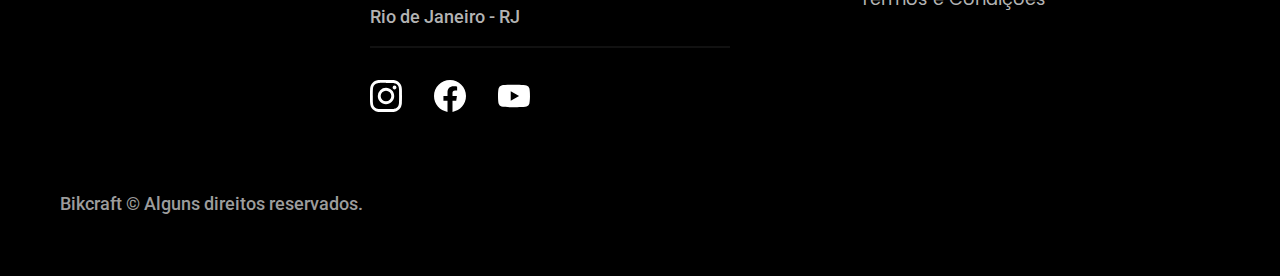
<file: orcamento.html>
<!DOCTYPE html>
<html lang="pt-br">
<head>
    <meta charset="UTF-8">
    <meta name="viewport" content="width=device-width, initial-scale=1.0">
    <title>Orçamento | Bikcraft </title>
    <meta name="description" content="Orçamento.">
       <link rel="icon" href="./img/favicon.svg" type="image/svg+xml">
    <link rel="preload" href="./css/style.min.css" as="style">
    <link rel="stylesheet" href="./css/style.min.css">


<link rel="preconnect" href="https://fonts.googleapis.com">
<link rel="preconnect" href="https://fonts.gstatic.com" crossorigin>
<link href="https://fonts.googleapis.com/css2?family=Fira+Sans:wght@400;700&family=Merriweather:ital,wght@1,900&family=Poppins:wght@400;600&family=Roboto:wght@400;500&display=swap" rel="stylesheet">
<script>document.documentElement.classList.add('js')</script>
</head>

<body id="orcamento">
    <header class="header-bg">
    <div class="header container">
        <a href="../"><img src="./img/bikcraft.svg" alt="Bikcraft"></a>
    <nav aria-label="primaria">
        <ul class="header-menu font-1-m cor-0">
            <li><a href="./bicicletas.html">Bicicletas</a></li>
            <li><a href="./seguros.html">Seguros</a></li>
            <li><a href="./contato.html">Contato</a></li>
        </ul>
    </nav>
    </div>
    </header>
        <main>
            <div class="titulo-bg">
                <div class="titulo container">
                    <p class="font-2-l-b cor-5">Cotações no seu email</p>
                    <h1 class="font-1-xxl cor-0">Solicite um orçamento<span class="cor-p1">.</span></h1>
                </div>
            </div>

            <form class="orcamento container" action="./">
                <div class="orcamento-produto">
                    <h2 class="font-1-xs cor-5">Bikcraft ou Seguro?</h2>

                    <input type="radio" name="tipo" value="bikcraft" id="bikcraft">
                    <label for="bikcraft">Bikcraft</label>

                    <input type="radio" name="tipo" value="seguro" id="seguro">
                    <label for="seguro">Seguro</label>

                    <div class="orcamento-conteudo" id="orcamento-bikcraft">
                        <h2 class="font-1-xs cor-5">Escolha a sua</h2>

                        <input type="radio" name="produto" value="nimbus" id="nimbus">
                        <label for="nimbus">Nimbus Stark <span>R$ 4999</span></label>
                        <div class="orcamento-detalhes">
                            <ul class="font-1-xs cor-8">
                                <li><img src="./img/icones/eletrica.svg" alt="">Motor Elétrico</li>
                                <li><img src="./img/icones/carbono.svg" alt="">Fibra de Carbono</li>
                                <li><img src="./img/icones/velocidade.svg" alt="">50 km/h</li>
                                <li><img src="./img/icones/rastreador.svg" alt="">Rastreador</li>
                            </ul>
                            <img src="./img/bicicletas/nimbus.jpg" alt="Bicicleta preta">
                        </div>
    
                        <input type="radio" name="produto" value="magic" id="magic">
                        <label for="magic">Magic Might <span>R$ 2499</span></label>
                        <div class="orcamento-detalhes">
                            <ul class="font-1-xs cor-8">
                                <li><img src="./img/icones/eletrica.svg" alt="">Motor Elétrico</li>
                                <li><img src="./img/icones/carbono.svg" alt="">Fibra de Carbono</li>
                                <li><img src="./img/icones/velocidade.svg" alt="">45 km/h</li>
                                <li><img src="./img/icones/rastreador.svg" alt="">Rastreador</li>
                            </ul>
                            <img src="./img/bicicletas/magic.jpg" alt="Bicicleta preta">
                        </div>
    
                        <input type="radio" name="produto" value="nebula" id="nebula">
                        <label for="nebula">Nebula Cosmic <span>R$ 3999</span></label>
                        <div class="orcamento-detalhes">
                            <ul class="font-1-xs cor-8">
                                <li><img src="./img/icones/eletrica.svg" alt="">Motor Elétrico</li>
                                <li><img src="./img/icones/carbono.svg" alt="">Fibra de Carbono</li>
                                <li><img src="./img/icones/velocidade.svg" alt="">40 km/h</li>
                                <li><img src="./img/icones/rastreador.svg" alt="">Rastreador</li>
                            </ul>
                            <img src="./img/bicicletas/nebula.jpg" alt="Bicicleta branca">
                        </div>
                    </div>

                    <div class="orcamento-conteudo" id="orcamento-seguro">
                        <h2 class="font-1-xs cor-5">Escolha o plano</h2>

                        
                    <input type="radio" name="produto" value="prata" id="prata">
                    <label for="prata">Prata <span>R$ 199</span></label>

                    <input type="radio" name="produto" value="ouro" id="ouro">
                    <label for="ouro">Ouro <span>R$ 299</span></label>
                    </div>

                </div>
                <div class="orcamento-dados form">
                    <h2 class="font-1-xs cor-9 col-2">dados pessoais</h2>
                    <div>
                        <label for="nome">Nome</label>
                        <input type="text" id="nome" name="nome"> 
                       </div>

                       <div>
                        <label for="sobrenome">Sobrenome</label>
                        <input type="text" id="sobrenome" name="sobrenome"> 
                       </div>

                       <div class="col-2">
                        <label for="cpf">CPF</label>
                        <input type="text" id="cpf" name="cpf" placeholder="000.000.000-00"> 
                       </div>

                       <div class="col-2">
                        <label for="email">Email</label>
                        <input type="email" id="email" name="email"> 
                       </div>

                       <h2 class="font-1-xs cor-9 col-2">entrega</h2>
                       <div>
                        <label for="cep">CEP</label>
                        <input type="text" id="cep" name="cep"> 
                       </div>

                       <div>
                        <label for="numero">Numero</label>
                        <input type="text" id="numero" name="numero"> 
                       </div>

                       <div>
                        <label for="logradouro">Logradouro</label>
                        <input type="text" id="logradouro" name="logradouro"> 
                       </div>

                       <div>
                        <label for="bairro">Bairro</label>
                        <input type="text" id="bairro" name="bairro"> 
                       </div>

                       <div>
                        <label for="cidade">Cidade</label>
                        <input type="text" id="cidade" name="cidade"> 
                       </div>

                       <div>
                        <label for="estado">Estado</label>
                        <input type="text" id="estado" name="estado"> 
                       </div>
                       <button class="botao col-2">Solicitar Orçamento</button>
                </div>
            </form>
        </main>

    <footer class="footer-bg">
        <div class="footer container">
            <img src="./img/bikcraft.svg" alt="Bikcraft">
            <div class="footer-contato">
                <h3 class="font-2-l-b cor-0">Contato</h3>
                <ul class="font-2-m cor-5">
                    <li><a href="tel:+5511988859921">+55 11 98885-9921</a></li>
                    <li><a href="mailto:contato@bicraft.com">contato@bikecraft.com</a></li>
                    <li>Rua Ali Perto, 42 - Botafogo</li>
                    <li>Rio de Janeiro - RJ</li>
                </ul>
                <div class="footer-redes">
                    <a href="./">
                        <img src="./img/redes/instagram.svg" alt="instagram">
                    </a>

                    <a href="./">
                        <img src="./img/redes/facebook.svg" alt="Facebook">
                    </a>

                    <a href="./">
                        <img src="./img/redes/youtube.svg" alt="Youtube">
                    </a>
                </div>
            </div>
            <div class="footer-informacoes">
                <h3 class="font-2-l-b cor-0">Informações</h3>
                <nav>
                    <ul class="font-1-m cor-5">
                        <li><a href="./bicicletas.html">Bicicletas</a></li>
                        <li><a href="./seguros.html">Seguros</a></li>
                        <li><a href="./contato.html">Contato</a></li>
                        <li><a href="./termos.html">Termos e Condições</a></li>
                    </ul>
                </nav>
            </div>
            <p class="footer-copy font-2-m cor-6">Bikcraft © Alguns direitos reservados.</p>
        </div>
    </footer>
    <script src="./js/script.js"></script>
</body>
</html>
</file>
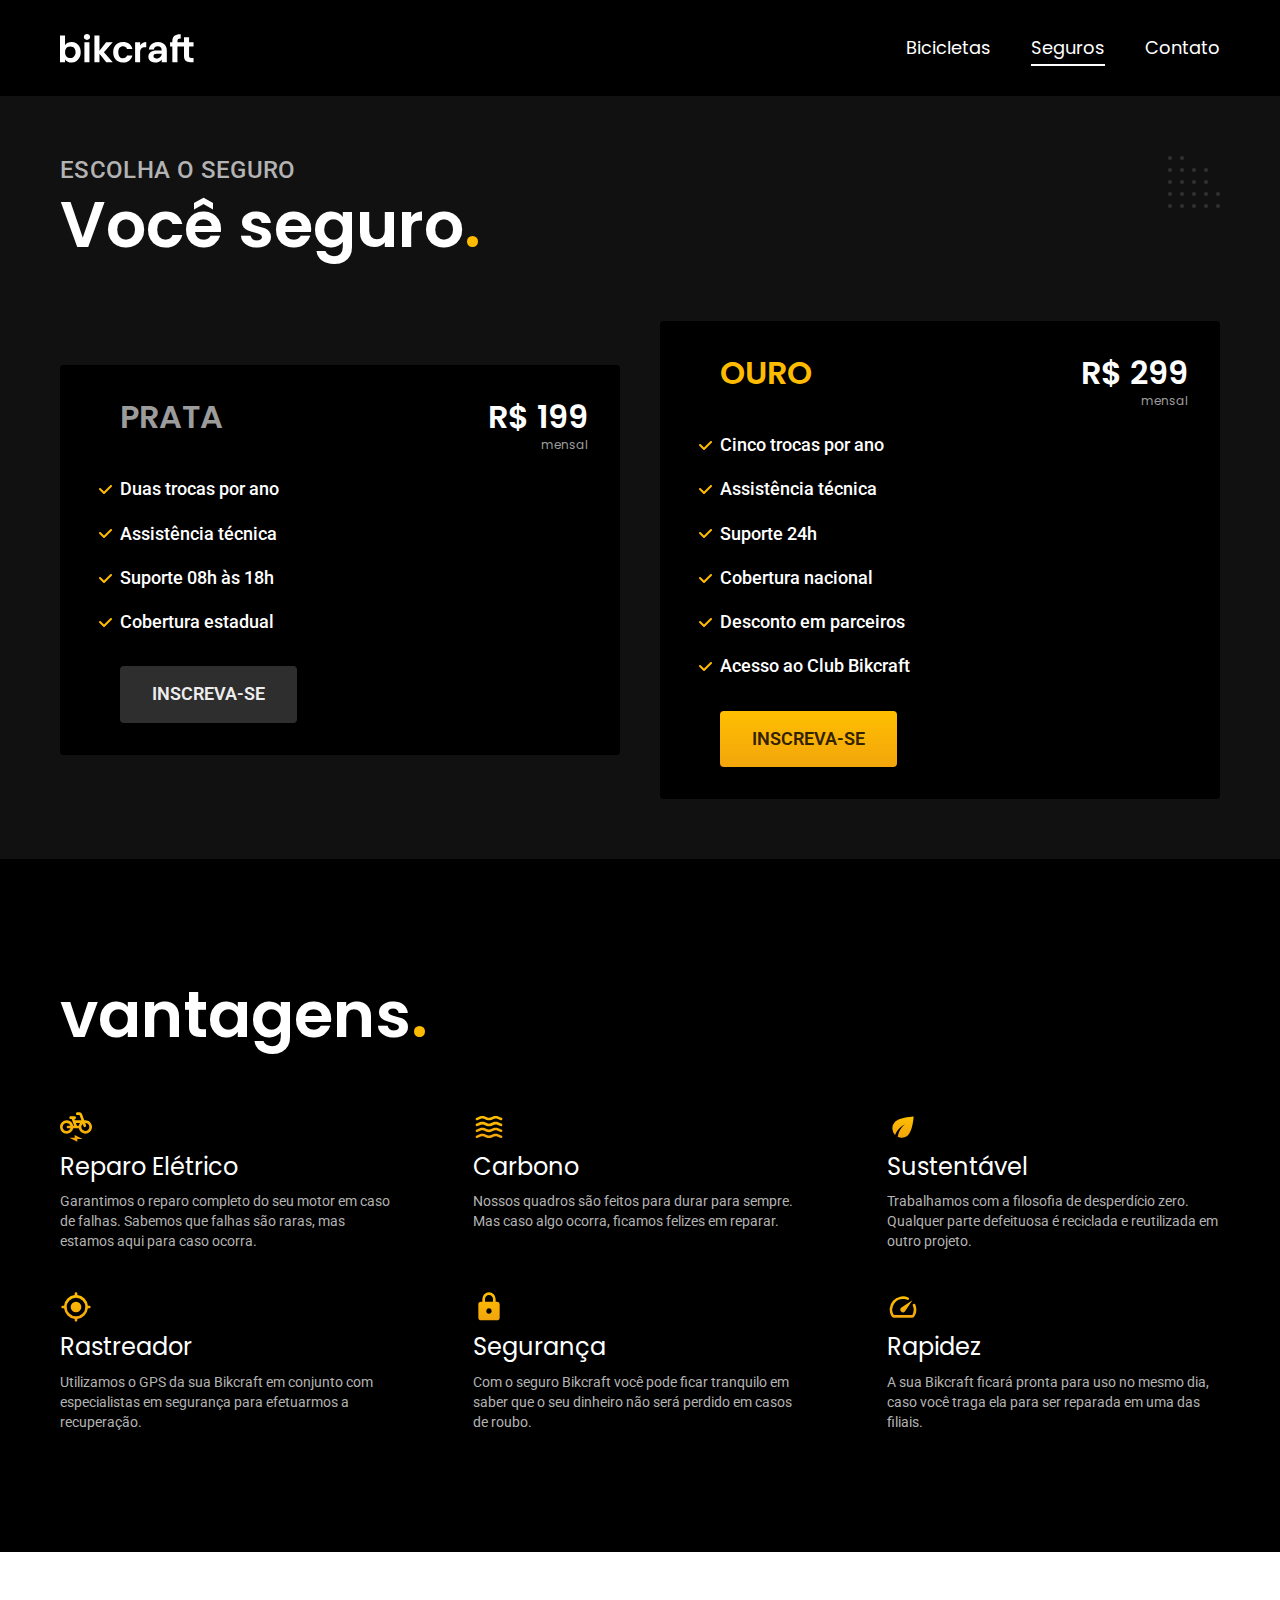
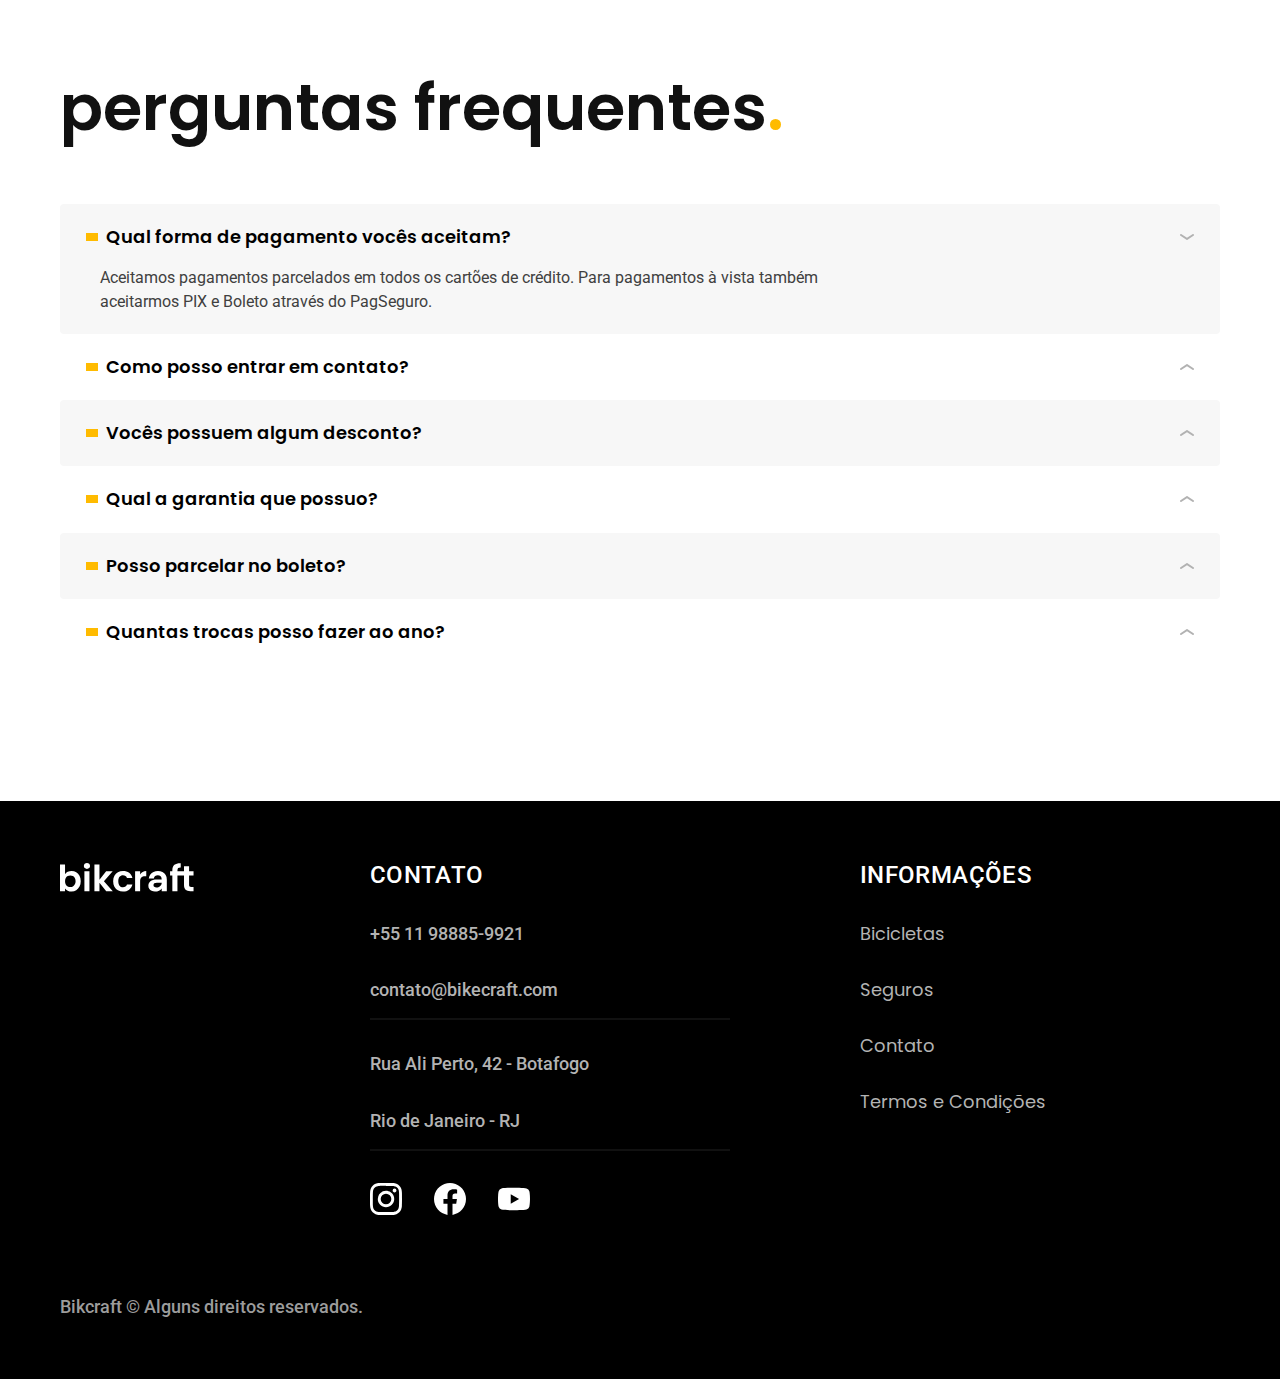
<file: seguros.html>
<!DOCTYPE html>
<html lang="pt-br">
<head>
    <meta charset="UTF-8">
    <meta name="viewport" content="width=device-width, initial-scale=1.0">
    <title>Seguros | Bikcraft </title>
    <meta name="description" content="Termos e condições.">
       <link rel="icon" href="./img/favicon.svg" type="image/svg+xml">
    <link rel="preload" href="./css/style.min.css" as="style">
    <link rel="stylesheet" href="./css/style.min.css">


<link rel="preconnect" href="https://fonts.googleapis.com">
<link rel="preconnect" href="https://fonts.gstatic.com" crossorigin>
<link href="https://fonts.googleapis.com/css2?family=Fira+Sans:wght@400;700&family=Merriweather:ital,wght@1,900&family=Poppins:wght@400;600&family=Roboto:wght@400;500&display=swap" rel="stylesheet">
<script>document.documentElement.classList.add('js')</script>
</head>

<body id="seguros">
    <header class="header-bg">
    <div class="header container">
        <a href="../"><img src="./img/bikcraft.svg" alt="Bikcraft"></a>
    <nav aria-label="primaria">
        <ul class="header-menu font-1-m cor-0">
            <li><a href="./bicicletas.html">Bicicletas</a></li>
            <li><a href="./seguros.html">Seguros</a></li>
            <li><a href="./contato.html">Contato</a></li>
        </ul>
    </nav>
    </div>
    </header>
        <main class="seguros-bg">
            <div class="titulo-bg">
                <div class="titulo container">
                    <p class="font-2-l-b cor-5">Escolha o seguro</p>
                    <h1 class="font-1-xxl cor-0">Você seguro<span class="cor-p1">.</span></h1>
                </div>
            </div>

                <div class="seguros container">
                    <div class="seguros-item fadeInLeft" data-anime="200">
                        <h3 class="font-1-xl cor-6">PRATA</h3>
                        <span class="font-1-xl cor-0">R$ 199 <span class="font-1-xs cor-6">mensal</span></span>
                        <ul class="font-2-m cor-0">
                            <li>Duas trocas por ano </li>
                            <li>Assistência técnica </li>
                            <li>Suporte 08h às 18h </li>
                            <li>Cobertura estadual </li>
                        </ul>
        
                        <a class="botao secundario" href="./orçamento.html?tipo=seguro&produto=prata">Inscreva-se</a>
                    </div>
        
                    <div class="seguros-item fadeInRight" data-anime="400">
                        <h3 class="font-1-xl cor-p1">OURO</h3>
                        <span class="font-1-xl cor-0">R$ 299 <span class="font-1-xs cor-6">mensal</span></span>
                        <ul class="font-2-m cor-0">
                            <li>Cinco trocas por ano </li>
                            <li>Assistência técnica </li>
                            <li>Suporte 24h </li>
                            <li>Cobertura nacional </li>
                            <li>Desconto em parceiros</li>
                            <li>Acesso ao Club Bikcraft</li>
                        </ul>
        
                        <a class="botao" href="./orçamento.html?tipo=seguro&produto=ouro">Inscreva-se</a>
                    </div>
                </div>
        </main>

        <article class="vantagens-bg">
            <div class="vantagens container">
                <h2 class="font-1-xxl cor-0">vantagens<span class="cor-p1">.</span></h2>
                <ul>
                    <li>
                        <img src="./img/icones/eletrica.svg" alt="">
                        <h3 class="font-1-l cor-0">Reparo Elétrico</h3>
                        <p class="font-2-xs cor-5">Garantimos o reparo completo do seu motor em caso de falhas. Sabemos que falhas são raras, mas estamos aqui para caso ocorra.</p>
                    </li>

                    <li>
                        <img src="./img/icones/carbono.svg" alt="">
                        <h3 class="font-1-l cor-0">Carbono</h3>
                        <p class="font-2-xs cor-5">Nossos quadros são feitos para durar para sempre. Mas caso algo ocorra, ficamos felizes em reparar.</p>
                    </li>

                    <li>
                        <img src="./img/icones/sustentavel.svg" alt="">
                        <h3 class="font-1-l cor-0">Sustentável</h3>
                        <p class="font-2-xs cor-5">Trabalhamos com a filosofia de desperdício zero. Qualquer parte defeituosa é reciclada e reutilizada em outro projeto.</p>
                    </li>

                    <li>
                        <img src="./img/icones/rastreador.svg" alt="">
                        <h3 class="font-1-l cor-0">Rastreador</h3>
                        <p class="font-2-xs cor-5">Utilizamos o GPS da sua Bikcraft em conjunto com especialistas em segurança para efetuarmos a recuperação.</p>
                    </li>

                    <li>
                        <img src="./img/icones/seguro.svg" alt="">
                        <h3 class="font-1-l cor-0">Segurança</h3>
                        <p class="font-2-xs cor-5">Com o seguro Bikcraft você pode ficar tranquilo em saber que o seu dinheiro não será perdido em casos de roubo.</p>
                    </li>

                    <li>
                        <img src="./img/icones/velocidade.svg" alt="">
                        <h3 class="font-1-l cor-0">Rapidez</h3>
                        <p class="font-2-xs cor-5">A sua Bikcraft ficará pronta para uso no mesmo dia, caso você traga ela para ser reparada em uma das filiais.</p>
                    </li>
                </ul>
            </div>
        </article>

                    <article class="perguntas container">
                        <h2 class="font-1-xxl">perguntas frequentes<span class="cor-p1">.</span></h2>

                    <dl>
                        <div>
                            <dt><button class="font-1-m-b" aria-controls="pergunta1" aria-expanded="true">Qual forma de pagamento vocês aceitam?</button></dt>
                            <dd id="pergunta1" class="font-2-s cor-9 ativa">Aceitamos pagamentos parcelados em todos os cartões de crédito. Para pagamentos à vista também aceitarmos PIX e Boleto através do PagSeguro.</dd>

                        </div>
                        <div>
                            <dt><button class="font-1-m-b" aria-controls="pergunta2" aria-expanded="false">Como posso entrar em contato?</button></dt>
                            <dd id="pergunta2" class="font-2-s cor-9">Aceitamos pagamentos parcelados em todos os cartões de crédito. Para pagamentos à vista também aceitarmos PIX e Boleto através do PagSeguro.</dd>

                        </div>
                        <div>
                            <dt><button class="font-1-m-b" aria-controls="pergunta3" aria-expanded="false">Vocês possuem algum desconto?</button></dt>
                            <dd id="pergunta3" class="font-2-s cor-9">Aceitamos pagamentos parcelados em todos os cartões de crédito. Para pagamentos à vista também aceitarmos PIX e Boleto através do PagSeguro.</dd>

                        </div>
                        <div>
                            <dt><button class="font-1-m-b" aria-controls="pergunta4" aria-expanded="false">Qual a garantia que possuo?</button></dt>
                            <dd id="pergunta4" class="font-2-s cor-9">Aceitamos pagamentos parcelados em todos os cartões de crédito. Para pagamentos à vista também aceitarmos PIX e Boleto através do PagSeguro.</dd>

                        </div>
                        <div>
                            <dt><button class="font-1-m-b" aria-controls="pergunta5" aria-expanded="false">Posso parcelar no boleto?</button></dt>
                            <dd id="pergunta5" class="font-2-s cor-9">Aceitamos pagamentos parcelados em todos os cartões de crédito. Para pagamentos à vista também aceitarmos PIX e Boleto através do PagSeguro.</dd>

                        </div>
                        <div>
                            <dt><button class="font-1-m-b" aria-controls="pergunta6" aria-expanded="false">Quantas trocas posso fazer ao ano?</button></dt>
                            <dd id="pergunta6" class="font-2-s cor-9">Aceitamos pagamentos parcelados em todos os cartões de crédito. Para pagamentos à vista também aceitarmos PIX e Boleto através do PagSeguro.</dd>

                        </div>
                    </dl>
                </article>

    <footer class="footer-bg">
        <div class="footer container">
            <img src="./img/bikcraft.svg" alt="Bikcraft">
            <div class="footer-contato">
                <h3 class="font-2-l-b cor-0">Contato</h3>
                <ul class="font-2-m cor-5">
                    <li><a href="tel:+5511988859921">+55 11 98885-9921</a></li>
                    <li><a href="mailto:contato@bicraft.com">contato@bikecraft.com</a></li>
                    <li>Rua Ali Perto, 42 - Botafogo</li>
                    <li>Rio de Janeiro - RJ</li>
                </ul>
                <div class="footer-redes">
                    <a href="./">
                        <img src="./img/redes/instagram.svg" alt="instagram">
                    </a>

                    <a href="./">
                        <img src="./img/redes/facebook.svg" alt="Facebook">
                    </a>

                    <a href="./">
                        <img src="./img/redes/youtube.svg" alt="Youtube">
                    </a>
                </div>
            </div>
            <div class="footer-informacoes">
                <h3 class="font-2-l-b cor-0">Informações</h3>
                <nav>
                    <ul class="font-1-m cor-5">
                        <li><a href="./bicicletas.html">Bicicletas</a></li>
                        <li><a href="./seguros.html">Seguros</a></li>
                        <li><a href="./contato.html">Contato</a></li>
                        <li><a href="./termos.html">Termos e Condições</a></li>
                    </ul>
                </nav>
            </div>
            <p class="footer-copy font-2-m cor-6">Bikcraft © Alguns direitos reservados.</p>
        </div>
    </footer>
    <script src="./js/Plugins/simple-anime.js"></script>
    <script src="./js/script.js"></script>
</body>
</html>
</file>
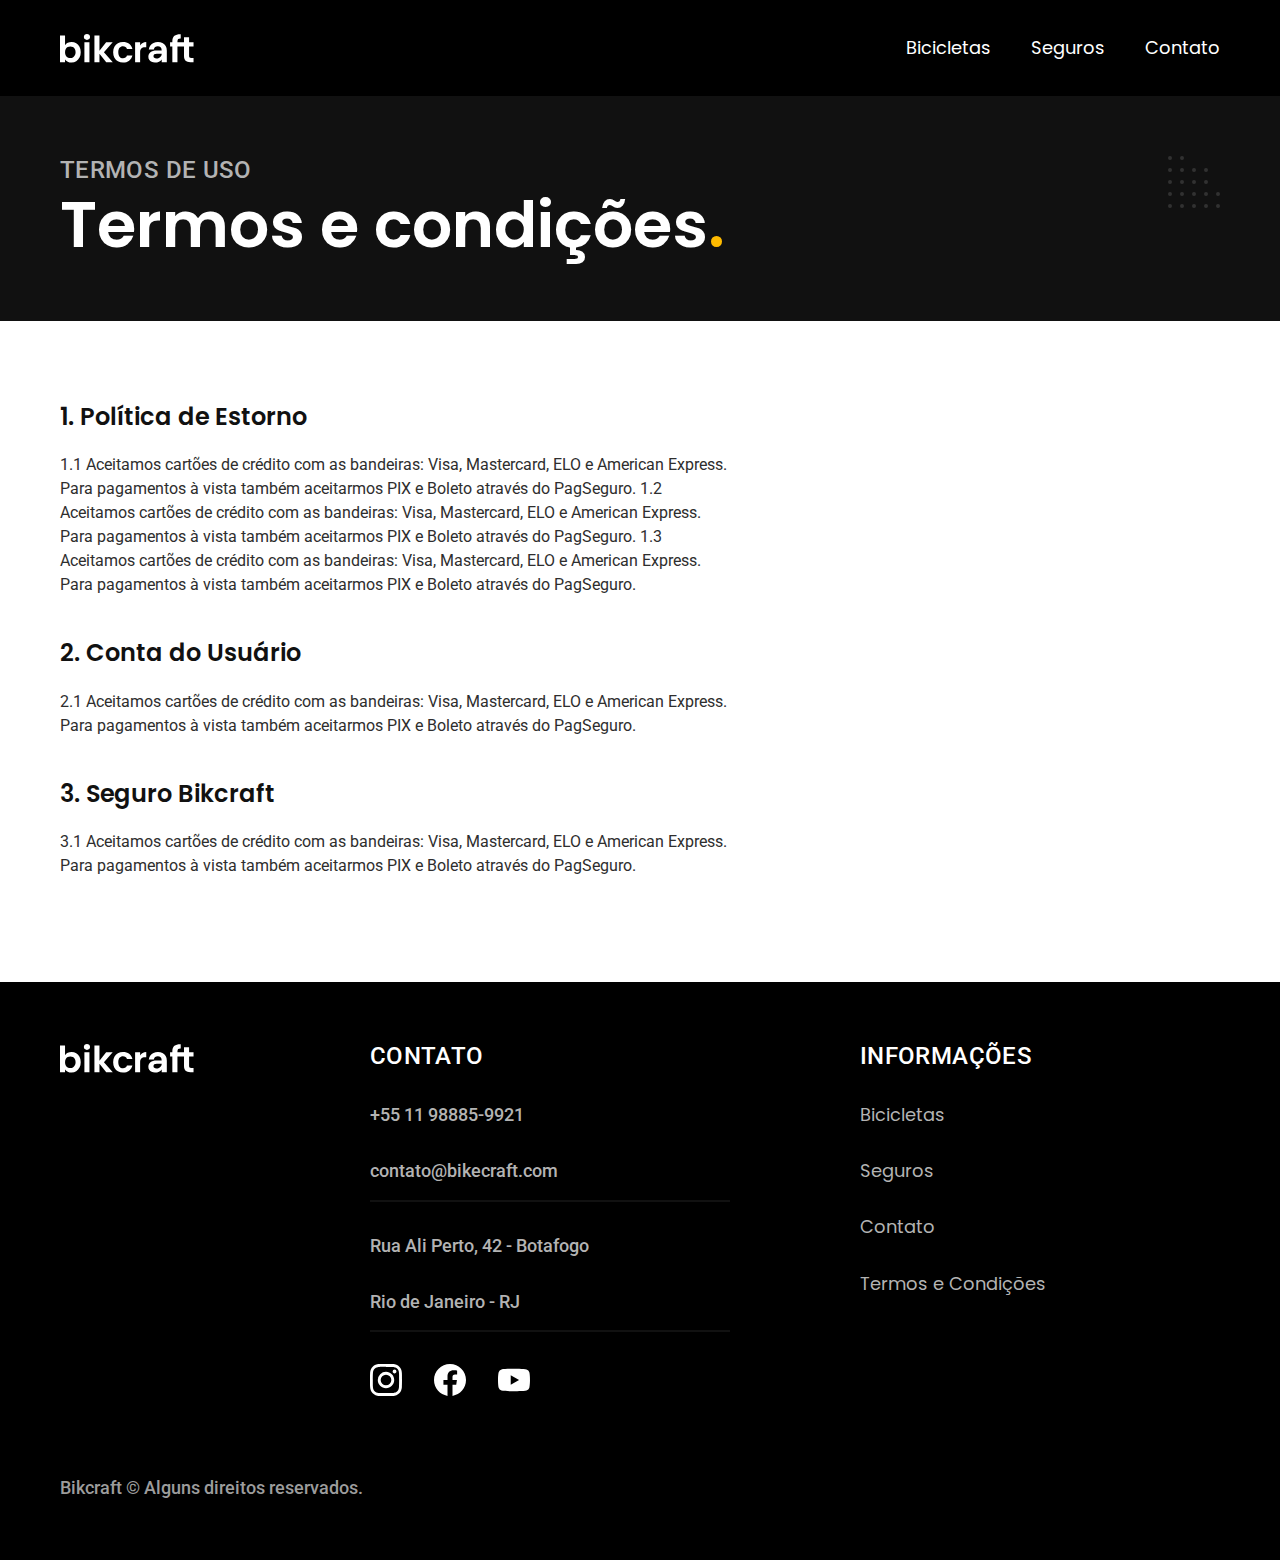
<file: termos.html>
<!DOCTYPE html>
<html lang="pt-br">
<head>
    <meta charset="UTF-8">
    <meta name="viewport" content="width=device-width, initial-scale=1.0">
    <title>Termos e Condições | Bikcraft </title>
    <meta name="description" content="Termos e condições.">
       <link rel="icon" href="./img/favicon.svg" type="image/svg+xml">
    <link rel="preload" href="./css/style.min.css" as="style">
    <link rel="stylesheet" href="./css/style.min.css">


<link rel="preconnect" href="https://fonts.googleapis.com">
<link rel="preconnect" href="https://fonts.gstatic.com" crossorigin>
<link href="https://fonts.googleapis.com/css2?family=Fira+Sans:wght@400;700&family=Merriweather:ital,wght@1,900&family=Poppins:wght@400;600&family=Roboto:wght@400;500&display=swap" rel="stylesheet">
<script>document.documentElement.classList.add('js')</script>
</head>

<body id="termos">
    <header class="header-bg">
    <div class="header container">
        <a href=""><img src="./img/bikcraft.svg" alt="Bikcraft"></a>
    <nav aria-label="primaria">
        <ul class="header-menu font-1-m cor-0">
            <li><a href="./bicicletas.html">Bicicletas</a></li>
            <li><a href="./seguros.html">Seguros</a></li>
            <li><a href="./contato.html">Contato</a></li>
        </ul>
    </nav>
    </div>
    </header>
        <main>
            <div class="titulo-bg">
                <div class="titulo container">
                    <p class="font-2-l-b cor-5">Termos de uso</p>
                    <h1 class="font-1-xxl cor-0">Termos e condições<span class="cor-p1">.</span></h1>
                </div>
            </div>
            <div class="termos font-2-s cor-10 container">
                <h2 class="font-1-l cor-11">1. Política de Estorno</h2>
                <p>1.1 Aceitamos cartões de crédito com as bandeiras: Visa, Mastercard, ELO e American Express. Para pagamentos à vista também aceitarmos PIX e Boleto através do PagSeguro.

                    1.2 Aceitamos cartões de crédito com as bandeiras: Visa, Mastercard, ELO e American Express. Para pagamentos à vista também aceitarmos PIX e Boleto através do PagSeguro.
                    
                    1.3 Aceitamos cartões de crédito com as bandeiras: Visa, Mastercard, ELO e American Express. Para pagamentos à vista também aceitarmos PIX e Boleto através do PagSeguro.</p>
           
                    <h2 class="font-1-l cor-11">2. Conta do Usuário</h2>
                    <p>2.1 Aceitamos cartões de crédito com as bandeiras: Visa, Mastercard, ELO e American Express. Para pagamentos à vista também aceitarmos PIX e Boleto através do PagSeguro.</p>
                
                    <h2 class="font-1-l cor-11">3. Seguro Bikcraft</h2>
                    <p>3.1 Aceitamos cartões de crédito com as bandeiras: Visa, Mastercard, ELO e American Express. Para pagamentos à vista também aceitarmos PIX e Boleto através do PagSeguro.</p>
                </div>
        </main>

    <footer class="footer-bg">
        <div class="footer container">
            <img src="./img/bikcraft.svg" alt="Bikcraft">
            <div class="footer-contato">
                <h3 class="font-2-l-b cor-0">Contato</h3>
                <ul class="font-2-m cor-5">
                    <li><a href="tel:+5511988859921">+55 11 98885-9921</a></li>
                    <li><a href="mailto:contato@bicraft.com">contato@bikecraft.com</a></li>
                    <li>Rua Ali Perto, 42 - Botafogo</li>
                    <li>Rio de Janeiro - RJ</li>
                </ul>
                <div class="footer-redes">
                    <a href="./">
                        <img src="./img/redes/instagram.svg" alt="instagram">
                    </a>

                    <a href="./">
                        <img src="./img/redes/facebook.svg" alt="Facebook">
                    </a>

                    <a href="./">
                        <img src="./img/redes/youtube.svg" alt="Youtube">
                    </a>
                </div>
            </div>
            <div class="footer-informacoes">
                <h3 class="font-2-l-b cor-0">Informações</h3>
                <nav>
                    <ul class="font-1-m cor-5">
                        <li><a href="./bicicletas.html">Bicicletas</a></li>
                        <li><a href="./seguros.html">Seguros</a></li>
                        <li><a href="./contato.html">Contato</a></li>
                        <li><a href="./termos.html">Termos e Condições</a></li>
                    </ul>
                </nav>
            </div>
            <p class="footer-copy font-2-m cor-6">Bikcraft © Alguns direitos reservados.</p>
        </div>
    </footer>
    <script src="./js/script.js"></script>
</body>
</html>
</file>
<file: css/style.min.css>
body{margin:0;font-family:Arial,Helvetica,sans-serif;color:#111}blockquote,dd,h1,h2,h3,h4,p,ul{margin:0}ul{padding:0;list-style:none}a{text-decoration:none;color:inherit}img{max-width:100%;height:auto;display:block}img[src$=".jpg"]{border-radius:4px}:root{--cor-0:#ffffff;--cor-1:#F7F7F7;--cor-2:#EDEDED;--cor-3:#DEDEDE;--cor-4:#CCCCCC;--cor-5:#B3B3B3;--cor-6:#9C9C9C;--cor-7:#707070;--cor-8:#595959;--cor-9:#404040;--cor-10:#2e2e2e;--cor-11:#111111;--cor-12:#000000;--cor-p1:#ffbb00;--cor-p2:#e4a30b;--cor-p3:#a66f00;--cor-p4:#664400;--cor-p5:#332200}.cor-0{color:var(--cor-0)}.cor-1{color:var(--cor-1)}.cor-2{color:var(--cor-2)}.cor-3{color:var(--cor-3)}.cor-4{color:var(--cor-4)}.cor-5{color:var(--cor-5)}.cor-6{color:var(--cor-6)}.cor-7{color:var(--cor-7)}.cor-8{color:var(--cor-8)}.cor-9{color:var(--cor-9)}.cor-10{color:var(--cor-10)}.cor-11{color:var(--cor-11)}.cor-12{color:var(--cor-12)}.cor-p1{color:var(--cor-p1)}.cor-p2{color:var(--cor-p2)}.cor-p3{color:var(--cor-p3)}.cor-p4{color:var(--cor-p4)}.cor-p5{color:var(--cor-p5)}.js .fadeInDown{transform:translate3d(0,-20px,0)}.js .fadeInUp{transform:translate3d(0,20px,0)}.js .fadeInRight{transform:translate3d(20px,0,0)}.js .fadeInLeft{transform:translate3d(-20px,0,0)}.js [data-anime]{opacity:0}.js .anime{opacity:1;transform:none;transition:transform .8s,opacity .8s}.font-1-xs{font:400 0.75rem/1.35 Poppins,sans-serif}.font-2-xs{font:400 0.875rem/1.43 Roboto,sans-serif}.font-1-s{font:400 1rem/1.5 Poppins,sans-serif}.font-2-s{font:400 1rem/1.5 Roboto,sans-serif}.font-1-m,.font-1-m-b{font:400 1.12rem/1.35 Poppins,sans-serif}.font-1-m-b{font-weight:600}.font-2-m{font:500 1.125rem/1.35 Roboto,sans-serif}.font-1-l{font:400 1.5rem/1.35 Poppins,sans-serif}.font-2-l,.font-2-l-b{font:400 1.5rem/1.2 Roboto,sans-serif}.font-2-l-b{font-weight:500;letter-spacing:.015em;text-transform:uppercase}.font-1-xl{font:600 2rem/1.25 Poppins,sans-serif}.font-2-xl{font:500 2rem/1.25 Roboto,sans-serif}.font-1-xxl{font:600 4rem/1.125 Poppins,sans-serif}@media (max-width:1200px){.font-1-xxl{font-size:3rem}.font-2-l,.font-2-l-b{font-size:1.125rem}}@media (max-width:800px){.font-1-xxl{font-size:2rem}.font-1-xl,.font-2-xl{font-size:1.5rem}}.header-bg{background-color:var(--cor-12)}.header{display:flex;flex-wrap:wrap;gap:20px;justify-content:space-between;align-items:center;padding-top:20px;padding-bottom:20px}.header-menu{display:flex;flex-wrap:wrap;gap:40px}.header-menu a{display:inline-block;padding:16px 0;position:relative}.header-menu a:after{content:"";display:block;height:2px;width:0;background-color:var(--cor-0);margin-top:4px;transition:.3s;position:absolute}.header-menu a.ativo::after,.header-menu a:hover:after{width:100%}@media (max-width:800px){.header-menu{gap:20px}.header-menu a:hover{background-color:var(--cor-10)}.header-menu a{background:var(--cor-11);padding:12px 16px;border-radius:4px}.header a:after{display:none}}@media (max-width:600px){.header-menu{gap:12px}.header-menu a{padding:8px 12px;font-size:14px}}.footer-bg{background-color:var(--cor-12)}.footer{display:grid;grid-template-columns:3fr 5fr 4fr;gap:40px;padding-top:60px;padding-bottom:60px}.footer h3{margin-bottom:32px}.footer-contato ul{margin-bottom:32px}.footer-contato li:nth-child(2n):after{content:"";display:block;max-width:360px;height:2px;background:var(--cor-11);margin-top:16px}.footer li{margin-bottom:32px}.footer-redes{display:flex;gap:32px}.footer a:hover{color:var(--cor-0)}.footer-copy{grid-column:1/-1;margin-top:40px}@media (max-width:800px){.footer>img{display:none}.footer{grid-template-columns:1fr}}@media (max-width:600px){.footer{grid-template-columns:1fr;gap:60px}.footer-copy{margin-top:0}}.container{box-sizing:border-box;max-width:1200px;padding-left:20px;padding-right:20px;margin-left:auto;margin-right:auto}.botao{display:inline-block;padding:16px 32px;background:linear-gradient(#ffbf00,#f2a50c);border-radius:4px;box-shadow:0 1px 2px rgba(0,0,0,.1);text-transform:uppercase;color:var(--cor-p5);font:600 1.12rem/1.35 Roboto,sans-serif;max-width:max-content;border:none;cursor:pointer}.botao:hover{background:linear-gradient(#ffb60d,#e59317)}.botao.secundario{background:var(--cor-10);color:var(--cor-2)}.botao.seta{display:flex;align-items:center}.botao.seta::after{content:"";display:inline-block;width:18px;height:10px;margin-left:12px;background:url(../img/icones/seta.svg);transition:transform .2s}.botao.seta:hover::after{transform:translateX(4px)}.botao.secundario:hover{background:var(--cor-9)}@media (max-width:600px){.botao{padding:12px 16px;font-size:1rem}}.link{display:inline-block;color:var(--cor-p1);font:500 1.5rem/1.5 Poppins,sans-serif;text-transform:uppercase}.link::after{content:"";display:block;width:100%;height:4px;background-color:currentColor}.link:hover{color:var(--cor-0)}.titulo-bg{padding-top:60px;padding-bottom:60px;background-color:var(--cor-11)}.titulo{background:url(../img/dec/top-right.svg) no-repeat top right 20px}.titulo p{margin-bottom:4px}@media (max-width:800px){.titulo{padding-top:40px;padding-bottom:40px}.titulo p{font-size:1rem;text-transform:lowercase;font-weight:400}}.form{display:grid;grid-template-columns:1fr 1fr;gap:20px}.form label{display:block;font:400 1rem/1.5 Poppins,sans-serif;margin-bottom:4px}.form .col-2{grid-column:span 2}.form input[type=email],.form input[type=text],.form textarea{font:400 1rem/1.5 Roboto,sans-serif;background:var(--cor-1);border:1px solid var(--cor-2);padding:12px;border-radius:4px;width:100%;box-sizing:border-box}.form input[type=email]:focus,.form input[type=text]:focus,.form textarea:focus{outline:0;border-color:var(--cor-p1);background:var(--cor-0);box-shadow:0 0 0 2px #fea}@media (max-width:600px){.form{grid-template-columns:1fr}.form .col-2{grid-column:1}}.introducao-bg{background:var(--cor-12) url("../img/dec/bottom-left.svg") no-repeat bottom 160px left 20px;box-shadow:inset 0 -120px var(--cor-0)}.introducao{display:grid;grid-template-columns:1fr 1fr;gap:0 40px}.introducao-conteudo{align-self:end;padding-bottom:200px}.introducao img{width:100%;height:100%;object-fit:cover;border-radius:4px}.introducao h1{margin-bottom:32px}.introducao h1 span{color:#fb0}.introducao p{margin-bottom:30px}@media (max-width:800px){.introducao-bg{background:var(--cor-11);padding-top:40px;box-shadow:inset 0 -60px var(--cor-0)}.introducao{grid-template-columns:1fr;gap:32px}.introducao-conteudo{padding-bottom:0}.introducao h1{margin-bottom:16px}.introducao img{height:300px;width:100%}}.tecnologia-bg{background-color:var(--cor-11);box-shadow:inset 0 80px var(--cor-0),inset 0 -80px var(--cor-0)}.tecnologia{display:grid;grid-template-columns:1fr 1fr;gap:40px}.tecnologia-imagem img{width:100%;height:100%;object-fit:cover;object-position:left}.tecnologia-conteudo{padding-top:160px;padding-bottom:160px}.tecnologia-conteudo>span{display:block;margin-bottom:20px}.tecnologia-conteudo h2{margin-bottom:32px}.tecnologia-conteudo>p{margin-bottom:20px}.tecnologia a{margin-bottom:80px}.tecnologia-vantagens{display:flex;gap:40px}.tecnologia-vantagens h3{margin-bottom:8px;width:max-content}.tecnologia-vantagens img{width:24px;margin-bottom:8px}@media (max-width:800px){.tecnologia-bg{box-shadow:initial}.tecnologia{grid-template-columns:1fr}.tecnologia-conteudo{padding-top:60px;padding-bottom:60px}.tecnologia-imagem{display:none}.tecnologia a{margin-bottom:60px}}@media (max-width:600px){.tecnologia-vantagens{flex-direction:column}}.parceiros{padding-top:60px;padding-bottom:120px}.parceiros h2{margin-bottom:60px}.parceiros ul{padding:0 20px;max-width:1400px;display:grid;grid-template-columns:repeat(4,1fr);margin:0,auto}.parceiros li{display:flex;padding:32px;border-left:2px solid var(--cor-2)}.parceiros img{margin:auto}.parceiros li:first-child,.parceiros li:nth-child(5){border-left:none}.parceiros li:nth-child(n+5){border-top:2px solid var(--cor-2)}@media (max-width:800px){.parceiros{padding-bottom:60px}.parceiros li{padding:20px}.parceiros h2{margin-bottom:20px}.parceiros ul{grid-template-columns:repeat(2,1fr)}.parceiros li:nth-child(n+3){border-top:2px solid var(--cor-2)}.parceiros li:nth-child(odd){border-left:none}}.depoimento{display:grid;grid-template-columns:1fr 1fr;background-color:var(--cor-p1);overflow:hidden}.depoimento img{width:100%;height:100%;object-fit:cover;border-radius:0}.depoimento-conteudo{padding:40px 40px 80px 80px;align-self:end;background:url(../img/dec/bottom-right-p.svg) no-repeat bottom 40px right 40px}.depoimento-conteudo p{max-width:32ch;font-family:Merriweather,serif;font-style:italic;font-weight:900;margin-bottom:32px;position:relative}.depoimento p::after,.depoimento p::before{font-size:5rem;color:var(--cor-p2);position:absolute}.depoimento p::before{content:"“";left:-50px;top:-20px}.depoimento p::after{content:"”"}@media (min-width:1200px){.depoimento img{max-height:520px}}@media (max-width:800px){.depoimento{grid-template-columns:1fr;text-align:center}.depoimento img{max-height:200px}.depoimento-conteudo{padding:40px 20px;justify-self:center}}.bicicletas-bg{background:linear-gradient(to right,var(--cor-0) 30%,var(--cor-11) 0)}.bicicletas{display:grid;grid-template-columns:1fr 1fr;gap:40px;padding-top:60px;padding-bottom:60px;background:url(../img/dec/top-right.svg) no-repeat top 40px right 20px}.bicicletas-imagem{display:grid}.bicicletas-imagem img{grid-area:1/1}.bicicletas-imagem span{grid-area:1/1;place-self:start end;margin-top:20px;background:var(--cor-12);display:inline-block;padding:8px 16px 8px 8px;border-radius:4px 0 0 4px}.bicicletas-conteudo{display:grid;grid-template-columns:1fr auto;align-content:start}.bicicletas h2,.bicicletas p{grid-column:1/-1}.bicicletas h2{margin-bottom:20px}.bicicletas h2::before{content:"";display:block;width:12px;height:8px;background-color:var(--cor-p1);margin-bottom:8px}.bicicletas p{margin-bottom:32px}.bicicletas a{place-self:end}.bicicletas li{display:flex;align-items:center}.bicicletas ul{display:grid;gap:16px}.bicicletas-conteudo img{width:24px;margin-right:8px}@media (max-width:800px){.bicicletas-bg{background:var(--cor-11) 0}.bicicletas{grid-template-columns:1fr;gap:20px;padding-top:40px;padding-bottom:40px}}@media (max-width:600px){.bicicletas-conteudo{grid-template-columns:1fr}.bicicletas ul{font-size:1rem;margin-bottom:32px;grid-template-columns:1fr 1fr}.bicicletas a{place-self:start}}.bicicletas-lista{padding-top:60px;padding-bottom:120px}.bicicletas-lista h2{margin-bottom:40px}.bicicletas-lista ul{display:flex;gap:40px;padding:0 20px 20px 20px;max-width:1400px;margin-left:auto;margin-right:auto;overflow-x:auto}#bicicleta .bicicletas-lista ul{padding:0 0 20px 0}.bicicletas-lista li{flex:1;min-width:280px}.bicicletas-lista a{display:block}.bicicletas-lista img{margin-bottom:16px}.bicicletas-lista h3{margin-bottom:8px;display:flex;align-items:center}.bicicletas-lista h3:before{content:"";height:8px;width:12px;display:inline-block;margin-right:8px;background-color:var(--cor-p1);transition:width .2s}.bicicletas-lista a:hover h3:before{width:24px}.bicicletas-lista li span{padding-left:20px}@media (max-width:800px){.bicicletas-lista{padding-bottom:120px}.bicicletas-lista ul{gap:20px}}.bicicleta{display:grid;grid-template-columns:1fr 1fr;align-items:start;gap:40px;padding-top:60px;padding-bottom:60px}#bicicleta .titulo p{text-transform:uppercase}.bicicleta-imagens{display:flex;flex-wrap:wrap;gap:20px}.bicicleta-imagens img{flex:1;min-width:200px}.bicicleta-imagens img:first-child{min-width:100%}.bicicleta-conteudo>p{margin-bottom:32px}.bicicleta-comprar{display:grid;grid-template-columns:max-content auto;align-items:center;justify-items:start;gap:8px 12px;margin-bottom:40px}.bicicleta-comprar a{grid-row:span 2}.bicicleta-comprar span{display:flex;align-items:center;background-color:var(--cor-12);padding:4px 8px;gap:8px;border-radius:4px}.bicicleta-conteudo h2{text-transform:uppercase;letter-spacing:.015rem;margin-bottom:12px}.bicicleta-ficha,.bicicleta-informacoes{padding:32px;background-color:var(--cor-12);border-radius:4px}.bicicleta-informacoes{margin-bottom:40px;display:grid;grid-template-columns:1fr 1fr;gap:32px}.bicicleta-informacoes img{width:24px;margin-bottom:8px}.bicicleta-informacoes h3{margin-bottom:8px}.bicicleta-ficha li{padding:4px 0;display:flex;justify-content:space-between;border-bottom:1px solid var(--cor-11)}.bicicleta-ficha li:last-child{border-bottom:none}.bicicleta-ficha span{color:var(--cor-6)}@media (max-width:800px){.bicicleta{grid-template-columns:1fr;padding-top:40px;padding-bottom:40px}.bicicleta-imagens{grid-row:2}}@media (max-width:400px){.bicicleta-informacoes{grid-template-columns:1fr}.bicicleta-comprar{grid-template-columns:1fr}}.bicicleta{display:grid;grid-template-columns:1fr 1fr;align-items:start;gap:40px;padding-top:60px;padding-bottom:60px}#bicicleta .titulo p{text-transform:uppercase}.bicicleta-imagens{display:flex;flex-wrap:wrap;gap:20px}.bicicleta-imagens img{flex:1;min-width:200px}.bicicleta-imagens img:first-child{min-width:100%}.bicicleta-conteudo>p{margin-bottom:32px}.bicicleta-comprar{display:grid;grid-template-columns:max-content auto;align-items:center;justify-items:start;gap:8px 12px;margin-bottom:40px}.bicicleta-comprar a{grid-row:span 2}.bicicleta-comprar span{display:flex;align-items:center;background-color:var(--cor-12);padding:4px 8px;gap:8px;border-radius:4px}.bicicleta-conteudo h2{text-transform:uppercase;letter-spacing:.015rem;margin-bottom:12px}.bicicleta-ficha,.bicicleta-informacoes{padding:32px;background-color:var(--cor-12);border-radius:4px}.bicicleta-informacoes{margin-bottom:40px;display:grid;grid-template-columns:1fr 1fr;gap:32px}.bicicleta-informacoes img{width:24px;margin-bottom:8px}.bicicleta-informacoes h3{margin-bottom:8px}.bicicleta-ficha li{padding:4px 0;display:flex;justify-content:space-between;border-bottom:1px solid var(--cor-11)}.bicicleta-ficha li:last-child{border-bottom:none}.bicicleta-ficha span{color:var(--cor-6)}@media (max-width:800px){.bicicleta{grid-template-columns:1fr;padding-top:40px;padding-bottom:40px}.bicicleta-imagens{grid-row:2}}@media (max-width:400px){.bicicleta-informacoes{grid-template-columns:1fr}.bicicleta-comprar{grid-template-columns:1fr}}.seguro-bg{background-color:var(--cor-11);box-shadow:inset 0 120px var(--cor-0),inset 0 -120px var(--cor-12)}.seguro{display:grid;grid-template-columns:1fr 1fr;gap:40px}.seguro-imagem img{width:100%;height:100%;object-fit:cover}.seguro-conteudo{padding-top:180px;padding-bottom:180px}.seguro h2{margin-bottom:32px}.seguro p{margin-bottom:20px}@media (max-width:800px){.seguro{grid-template-columns:1fr}.seguro-conteudo{grid-row:1;padding-top:40px;padding-bottom:0}.seguro-bg{box-shadow:inset 0 -60px var(--cor-12)}}.seguros-bg{background:var(--cor-11)}.seguros{padding-top:60px;padding-bottom:60px;display:grid;grid-template-columns:1fr 1fr;gap:40px;align-items:center}#seguros .seguros{padding-top:0}.seguros h2{grid-column:1/-1}.seguros-item{background-color:var(--cor-12);padding:32px 32px 32px 60px;display:grid;grid-template-columns:1fr auto;border-radius:4px}.seguros-item h3{margin-bottom:40px}.seguros-item span{grid-column:2;display:block;text-align:right}.seguros-item ul{grid-column:1/-1;margin-bottom:32px}.seguros-item li+li{margin-top:20px}.seguros-item li{display:flex;align-items:center;position:relative}.seguros-item li::before{content:"";display:inline-block;width:13px;height:9px;background-image:url("../img/icones/lista.svg");position:absolute;left:-21px}.seguros-item a{grid-column:1/-1}@media (max-width:800px){.seguros{grid-template-columns:1fr}}.vantagens-bg{background-color:var(--cor-12)}.vantagens{padding-top:120px;padding-bottom:120px}.vantagens h2{margin-bottom:60px}.vantagens ul{display:grid;grid-template-columns:repeat(auto-fit,minmax(280px,max-content));gap:40px 80px}.vantagens h3,.vantagens img{margin-bottom:8px}@media (max-width:800px){.vantagens{padding-top:60px;padding-bottom:60px}.vantagens h2{margin-bottom:40px}.vantagens ul{gap:20px}}.perguntas{padding-top:120px;padding-bottom:120px}.perguntas h2{margin-bottom:60px}.perguntas dl>div{padding:20px;border-radius:4px}.perguntas dl>div:nth-child(odd){background-color:var(--cor-1)}.perguntas button{display:grid;grid-template-columns:auto 1fr auto;align-items:center;gap:8px;cursor:pointer;border:none;background:0 0;width:100%;text-align:left}.perguntas button::before{content:"";display:inline-block;width:12px;height:8px;background-color:var(--cor-p1)}.perguntas button::after{content:"";display:inline-block;width:14px;height:6px;background:url('../img/icones/seta-abrir.svg');transition:.3s}.perguntas button:hover::after,.perguntas button[aria-expanded=true]::after{transform:rotate(180deg)}.js .perguntas dd{display:none}.js .perguntas dd.ativa{display:block}.perguntas dd{padding-left:20px;padding-top:16px;max-width:80ch}@media (max-width:800px){.perguntas{padding-top:60px;padding-bottom:60px}.perguntas h2{margin-bottom:40px}}#contato{background:linear-gradient(var(--cor-11) 600px,var(--cor-1) 0)}.contato{display:grid;grid-template-columns:5fr 7fr}.contato-dados,.contato-formulario{padding:60px;box-shadow:0 1px 2px rgba(0,0,0,.1)}.contato-dados{background:var(--cor-12) url(../img/dec/bottom-left.svg) no-repeat bottom 20px left 20px;border-radius:5px 0 0 5px}.contato-formulario{border-radius:0 5px 5px 0;background:var(--cor-0) url(../img/dec/bottom-right.svg) no-repeat bottom 20px right 20px}.contato-dados h2{margin-bottom:60px}.contato-endereco{margin-bottom:32px;padding-left:28px;background:url("../img/icones/local.svg") no-repeat 0 2px}.contato-endereco p{margin-bottom:8px}.contato-meios a{display:block;max-width:max-content;margin-bottom:8px;padding-left:28px}.contato-meios a:first-child{background:url("../img/icones/email.svg") no-repeat 0 2px}.contato-meios a:nth-child(2){margin-bottom:32px}.contato-meios a:nth-child(3){background:url(../img/icones/telefone.svg) no-repeat 0 2px;margin-bottom:60px}.contato-redes{display:flex;gap:32px;padding-left:28px}@media (max-width:800px){.contato{grid-template-columns:1fr}.contato-dados,.contato-formulario{padding:20px}.contato-dados{border-radius:5px 5px 0 0;background:var(--cor-12)}.contato-formulario{border-radius:0 0 5px 5px}.contato-meios a:nth-child(3),.contatos-dados h2{margin-bottom:32px}.contato-redes{margin-bottom:12px}}.lojas{display:grid;grid-template-columns:1fr 1fr;gap:0 40px;padding-top:120px;padding-bottom:120px}.lojas h2{grid-column:1/-1;margin-bottom:60px}.lojas img{border-radius:4px 4px 0 0}.lojas-item{border-radius:4px;background:var(--cor-0);box-shadow:0 1px 2px rgba(0,0,0,.1)}.lojas-conteudo{display:grid;grid-template-columns:1fr 1fr;gap:32px 16px;padding:32px}.lojas-conteudo h3,.lojas-tempo{grid-column:1/-1}.lojas-dados{display:grid;gap:8px;border-left:2px solid var(--cor-2);padding-left:12px}.lojas-tempo{display:flex;align-items:center;gap:8px}@media (max-width:800px){.lojas{gap:20px;padding-top:60px;padding-bottom:60px}.lojas h2{margin-bottom:32px}.lojas-conteudo{grid-template-columns:1fr}}@media (max-width:600px){.lojas{grid-template-columns:1fr}}#orcamento{background:linear-gradient(var(--cor-11) 600px,var(--cor-1) 0)}.orcamento{display:grid;grid-template-columns:5fr 7fr;padding-bottom:120px}.orcamento h2{text-transform:uppercase;position:relative;display:flex;align-items:center}.orcamento h2::before{content:"";display:inline-block;width:4px;height:8px;background-color:var(--cor-p1);position:absolute;left:-12px}.orcamento-dados,.orcamento-produto{padding:60px;box-shadow:0 1px 2px rgba(0,0,0,.1)}.orcamento-produto{border-radius:5px 0 0 5px;background:var(--cor-12) url(../img/dec/bottom-left.svg) no-repeat bottom 20px left 20px;border-radius:5px 0 0 5px;display:grid;grid-template-columns:1fr 1fr;gap:20px;align-content:start}.orcamento-produto>*{grid-column:1/-1}.orcamento-produto>label{grid-column:initial}.orcamento-produto label{font:400 1rem/1.5 Poppins,sans-serif;color:var(--cor-4);background-color:var(--cor-10);padding:12px 16px;border-radius:4px;cursor:pointer;display:grid;grid-template-columns:auto 1fr auto;align-items:center;border:1px solid var(--cor-10)}.orcamento-produto input:checked+label{background-color:var(--cor-0);color:var(--cor-11)}.orcamento-produto label::before{content:"";display:inline-block;box-sizing:border-box;width:12px;height:12px;border:1px solid var(--cor-6);border-radius:50%;margin-right:8px}.orcamento-produto input:checked+label::before{border-color:var(--cor-7);box-shadow:inset 0 0 0 3px var(--cor-0),inset 0 0 0 6px var(--cor-7)}.orcamento-produto label:hover{background-color:var(--cor-9);border-color:var(--cor-9)}.orcamento-produto input:focus+label{box-shadow:0 0 0 2px var(--cor-p1);border-color:var(--cor-12)}.orcamento-produto label span{display:none}.orcamento-produto input:checked+label span{display:inline-block}.orcamento-produto input{opacity:0;position:absolute;pointer-events:none}.orcamento-dados{border-radius:0 5px 5px 0;background:var(--cor-0) url(../img/dec/bottom-right.svg) no-repeat bottom 20px right 20px;border-radius:5px 0 0 5px}.orcamento-conteudo{display:none}.orcamento-conteudo h2,.orcamento-dados h2:nth-of-type(n+2){margin-top:20px}#bikcraft:checked~#orcamento-bikcraft,#seguro:checked~#orcamento-seguro{display:grid;gap:20px}.orcamento-detalhes{display:none;background:var(--cor-0);padding:20px;grid-template-columns:1fr 1fr;border-radius:4px;align-items:center}.orcamento-detalhes li{display:flex;align-items:center;margin-bottom:8px}.orcamento-detalhes li img{width:16px;margin-right:8px}.orcamento-produto input:checked+label+.orcamento-detalhes{display:grid}@media (max-width:1200px){.orcamento-dados,.orcamento-produto{padding:32px}}@media (max-width:800px){.orcamento{grid-template-columns:1fr}.orcamento-produto{border-radius:5px 5px 0 0;background:var(--cor-12)}.orcamento-dados{border-radius:0 0 5px 5px}}@media (max-width:400px){.orcamento-produto{grid-template-columns:1fr}}.termos{padding-top:80px;padding-bottom:80px}.termos h2{font-weight:600;margin-bottom:20px}.termos p{max-width:75ch;margin-bottom:24px}.termos p+h2{margin-top:40px}
</file>
